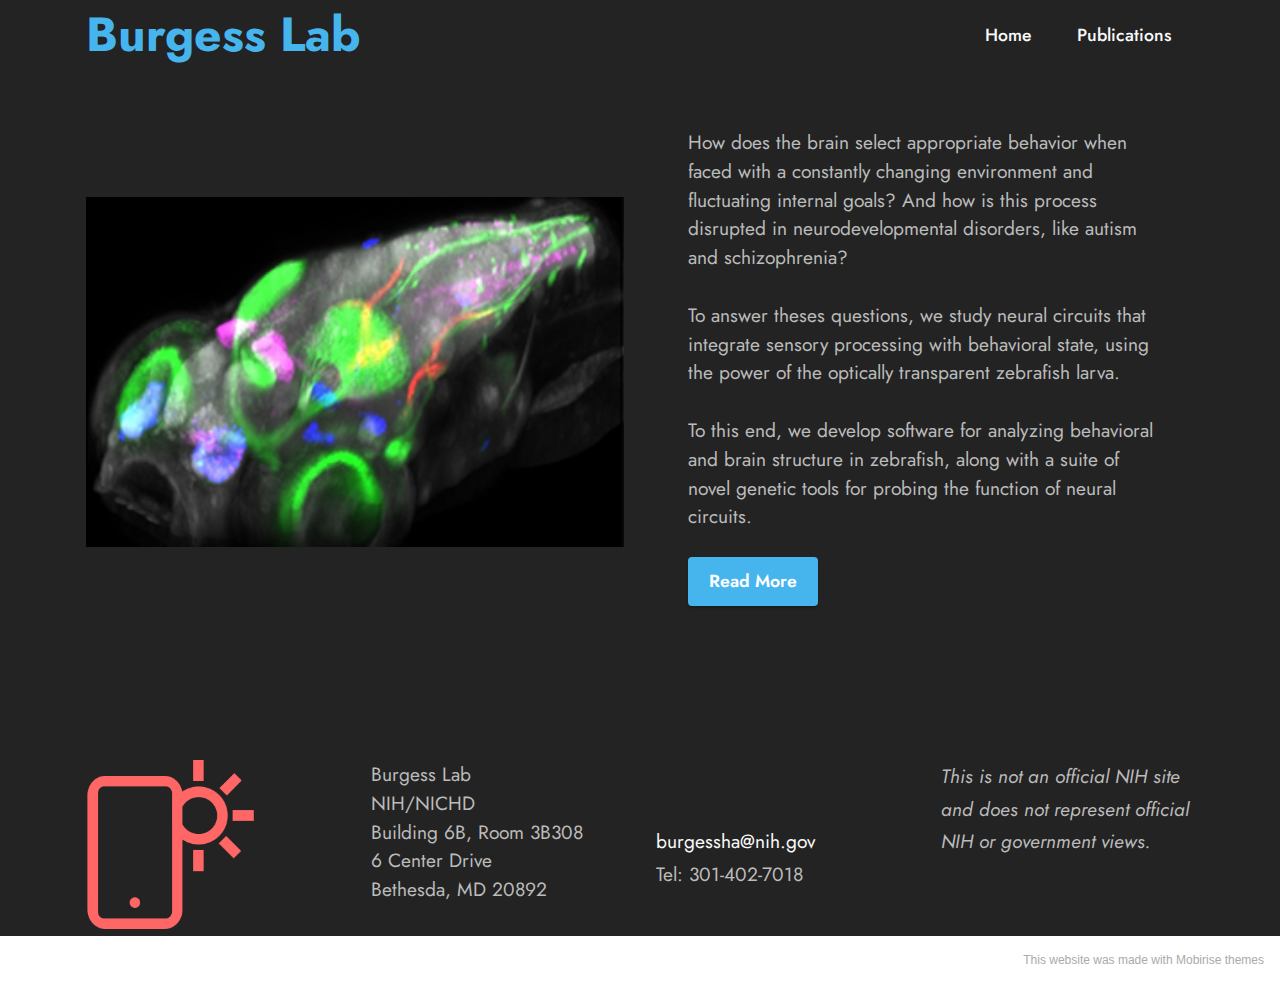
<file: index.html>
<!DOCTYPE html>
<html  >
<head>
  <!-- Site made with Mobirise Website Builder v5.5.5, https://mobirise.com -->
  <meta charset="UTF-8">
  <meta http-equiv="X-UA-Compatible" content="IE=edge">
  <meta name="generator" content="Mobirise v5.5.5, mobirise.com">
  <meta name="viewport" content="width=device-width, initial-scale=1, minimum-scale=1">
  <link rel="shortcut icon" href="assets/images/brain1.png" type="image/x-icon">
  <meta name="description" content="">
  
  
  <title>Home</title>
  <link rel="stylesheet" href="assets/bootstrap/css/bootstrap.min.css">
  <link rel="stylesheet" href="assets/bootstrap/css/bootstrap-grid.min.css">
  <link rel="stylesheet" href="assets/bootstrap/css/bootstrap-reboot.min.css">
  <link rel="stylesheet" href="assets/dropdown/css/style.css">
  <link rel="stylesheet" href="assets/socicon/css/styles.css">
  <link rel="stylesheet" href="assets/theme/css/style.css">
  <link rel="preload" href="https://fonts.googleapis.com/css?family=Jost:100,200,300,400,500,600,700,800,900,100i,200i,300i,400i,500i,600i,700i,800i,900i&display=swap" as="style" onload="this.onload=null;this.rel='stylesheet'">
  <noscript><link rel="stylesheet" href="https://fonts.googleapis.com/css?family=Jost:100,200,300,400,500,600,700,800,900,100i,200i,300i,400i,500i,600i,700i,800i,900i&display=swap"></noscript>
  <link rel="preload" as="style" href="assets/mobirise/css/mbr-additional.css"><link rel="stylesheet" href="assets/mobirise/css/mbr-additional.css" type="text/css">
  
  
  
  
</head>
<body>
  
  <section data-bs-version="5.1" class="menu menu2 cid-sFCw1qGFAI" once="menu" id="menu2-23">
    
    <nav class="navbar navbar-dropdown navbar-expand-lg">
        <div class="container">
            <div class="navbar-brand">
                
                <span class="navbar-caption-wrap"><a class="navbar-caption text-info display-2" href="index.html">Burgess Lab</a></span>
            </div>
            <button class="navbar-toggler" type="button" data-toggle="collapse" data-bs-toggle="collapse" data-target="#navbarSupportedContent" data-bs-target="#navbarSupportedContent" aria-controls="navbarNavAltMarkup" aria-expanded="false" aria-label="Toggle navigation">
                <div class="hamburger">
                    <span></span>
                    <span></span>
                    <span></span>
                    <span></span>
                </div>
            </button>
            <div class="collapse navbar-collapse" id="navbarSupportedContent">
                <ul class="navbar-nav nav-dropdown nav-right" data-app-modern-menu="true"><li class="nav-item"><a class="nav-link link text-white display-4" href="index.html">Home</a></li><li class="nav-item"><a class="nav-link link text-white text-primary display-4" href="publications.html">Publications</a></li></ul>
                
                
            </div>
        </div>
    </nav>
</section>

<section data-bs-version="5.1" class="header14 cid-sFzz5E692j" id="header14-1j">

    

    

    <div class="container">
        <div class="row justify-content-center align-items-center">
            <div class="col-12 col-md-6 image-wrapper">
                <img src="assets/images/burgess-software1.jpg" alt="Mobirise">
            </div>
            <div class="col-12 col-md">
                <div class="text-wrapper">
                    
                    <p class="mbr-text mbr-fonts-style display-7">How does the brain select appropriate behavior when faced with a constantly changing environment and fluctuating internal goals? And how is this process disrupted in neurodevelopmental disorders, like autism and schizophrenia?<br><br>To answer theses questions, we study neural circuits that integrate sensory processing with behavioral state, using the power of the optically transparent zebrafish larva.<br><br>To this end, we develop software for analyzing behavioral and brain structure in zebrafish, along with a suite of novel genetic tools for probing the function of neural circuits.&nbsp;</p>
                    <div class="mbr-section-btn mt-3"><a class="btn btn-info display-4" href="https://www.nichd.nih.gov/research/atNICHD/Investigators/burgess">Read More</a></div>
                </div>
            </div>
        </div>
    </div>
</section>

<section data-bs-version="5.1" class="footer4 cid-sRISyC7Pwe" once="footers" id="footer4-3">

    
    
    <div class="container">
        <div class="row mbr-white">
            <div class="col-6 col-lg-3">
                <div class="media-wrap col-md-8 col-12">
                    <a href="https://www.nichd.nih.gov/research/atNICHD/Investigators/burgess">
                        <img src="assets/images/logo.png" alt="Mobirise">
                    </a>
                </div>
            </div>
            <div class="col-12 col-md-6 col-lg-3">
                
                <p class="mbr-text mbr-fonts-style mb-4 display-7">
                    Burgess Lab<br>NIH/NICHD<br>Building 6B, Room 3B308
<br>6 Center Drive
<br>Bethesda, MD 20892<br></p>
                
                
            </div>
            <div class="col-12 col-md-6 col-lg-3">
                
                <ul class="list mbr-fonts-style display-7">
                    <li class="mbr-text item-wrap"><br></li>
                    <li class="mbr-text item-wrap"><br></li>
                    <li class="mbr-text item-wrap"><a href="mailto:burgessha@mail.nih.gov" class="text-primary">burgessha@nih.gov</a></li>
                    <li class="mbr-text item-wrap">Tel: 301-402-7018</li>
                </ul>
            </div>
            <div class="col-12 col-md-6 col-lg-3">
                
                <ul class="list mbr-fonts-style display-7">
                    <li class="mbr-text item-wrap"><em>This is not an official NIH site and does not represent official NIH or government views.</em></li>
                </ul>
            </div>
            
        </div>
    </div>
</section><section style="background-color: #fff; font-family: -apple-system, BlinkMacSystemFont, 'Segoe UI', 'Roboto', 'Helvetica Neue', Arial, sans-serif; color:#aaa; font-size:12px; padding: 0; align-items: center; display: flex;"><a href="https://mobirise.site/b" style="flex: 1 1; height: 3rem; padding-left: 1rem;"></a><p style="flex: 0 0 auto; margin:0; padding-right:1rem;"><a href="https://mobirise.site/q" style="color:#aaa;">This website</a> was made with Mobirise themes</p></section><script src="assets/bootstrap/js/bootstrap.bundle.min.js"></script>  <script src="assets/smoothscroll/smooth-scroll.js"></script>  <script src="assets/ytplayer/index.js"></script>  <script src="assets/dropdown/js/navbar-dropdown.js"></script>  <script src="assets/theme/js/script.js"></script>  
  
  
</body>
</html>
</file>
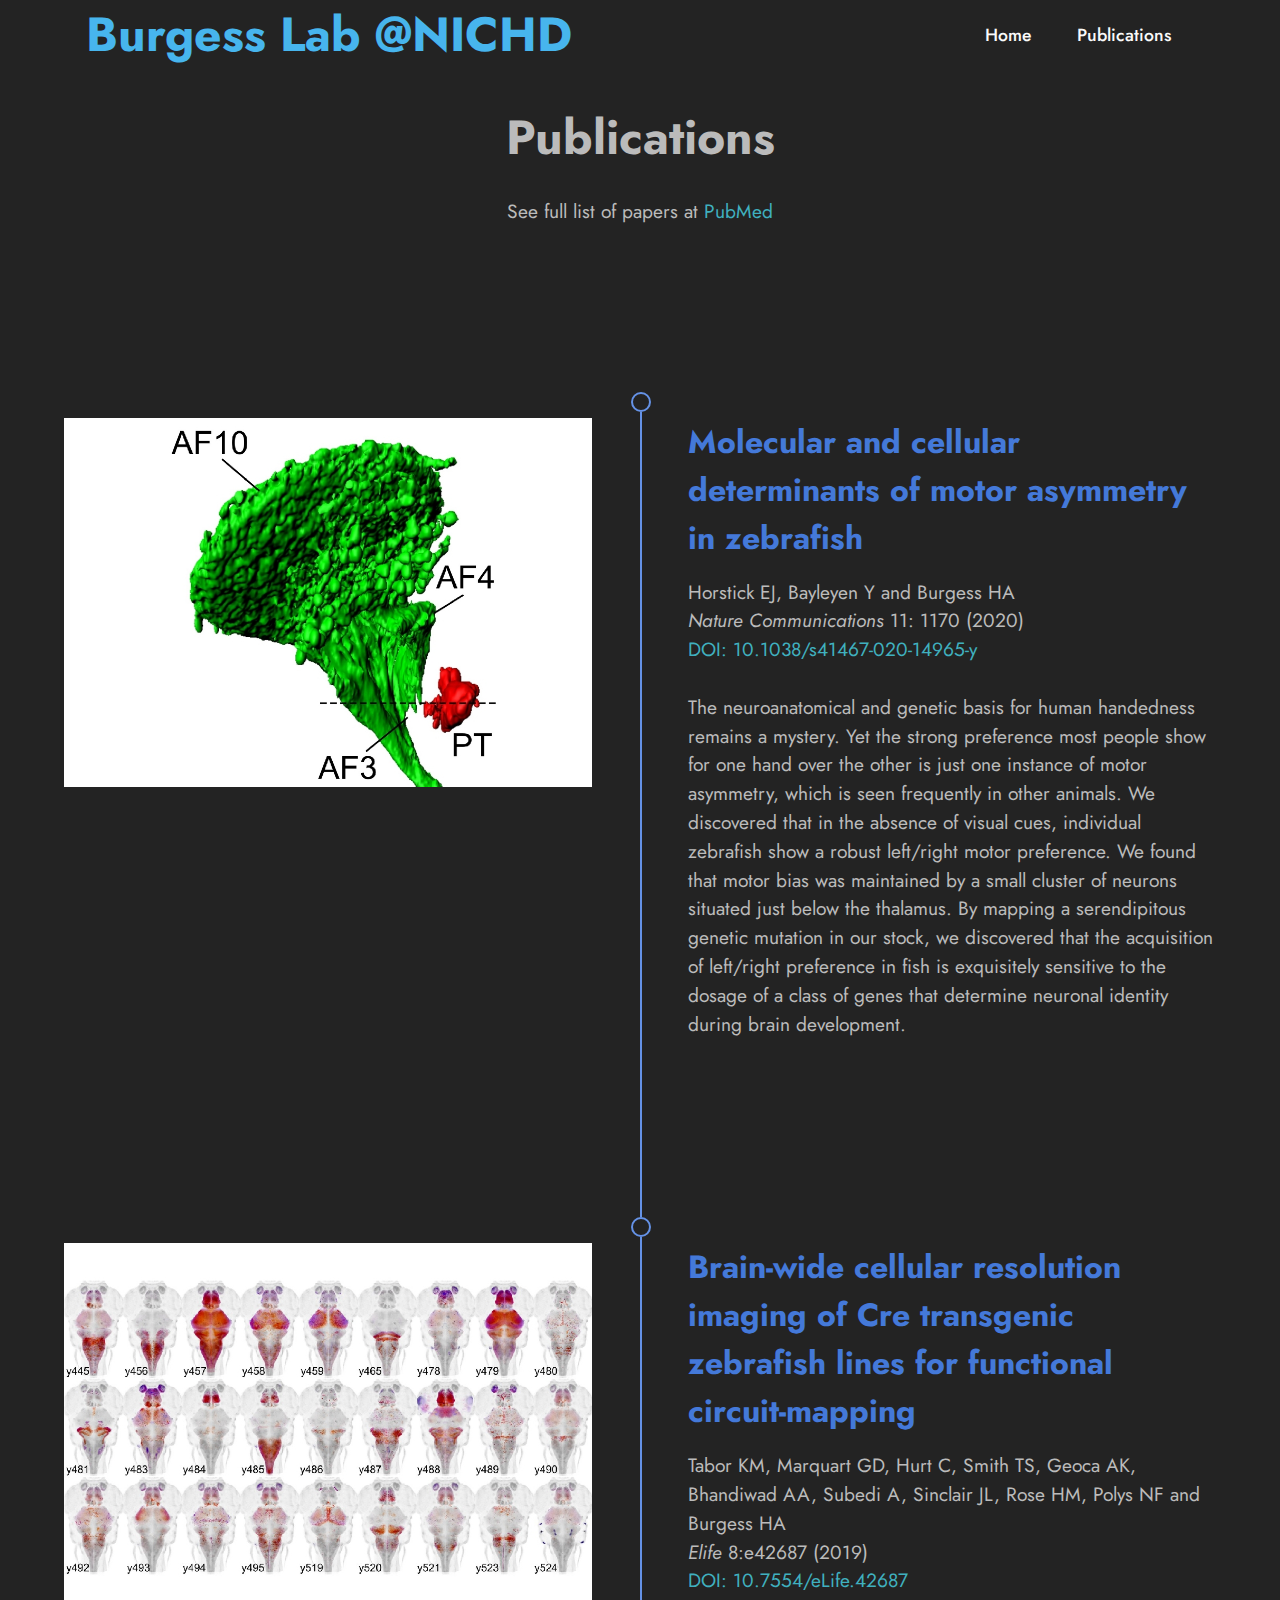
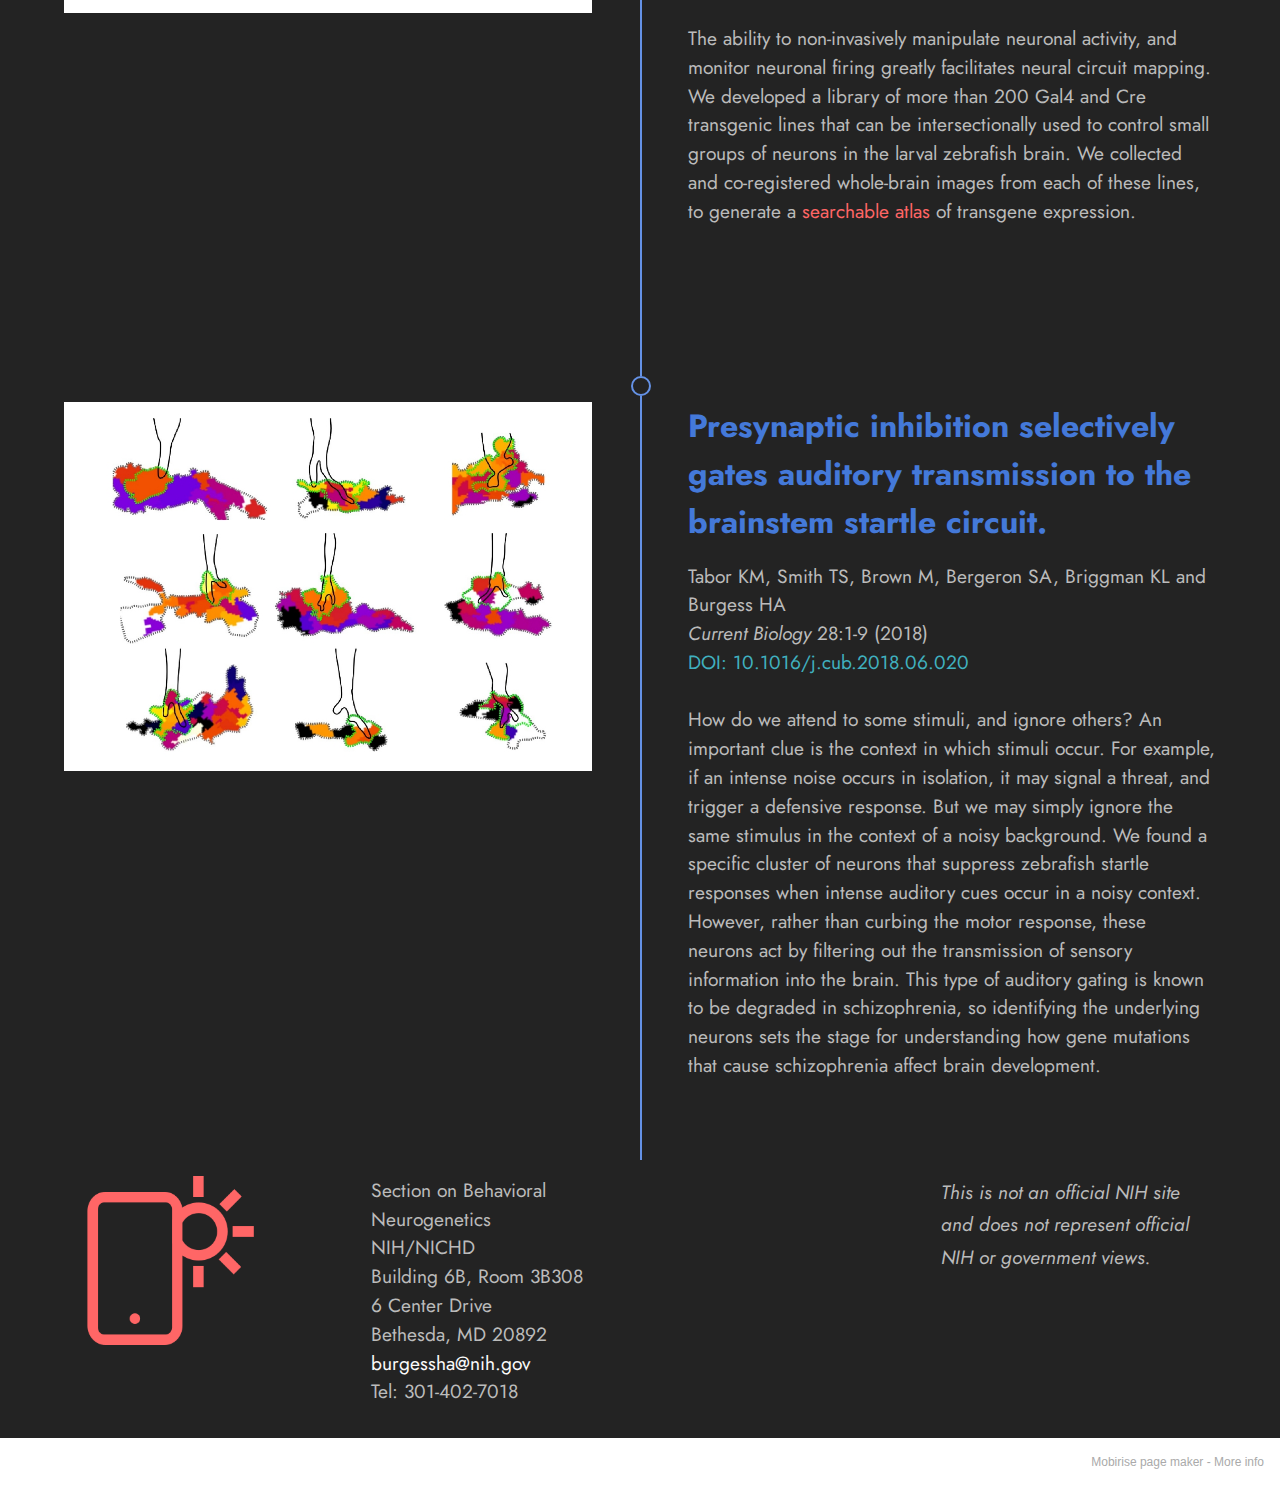
<file: page1.html>
<!DOCTYPE html>
<html  >
<head>
  <!-- Site made with Mobirise Website Builder v5.5.5, https://mobirise.com -->
  <meta charset="UTF-8">
  <meta http-equiv="X-UA-Compatible" content="IE=edge">
  <meta name="generator" content="Mobirise v5.5.5, mobirise.com">
  <meta name="viewport" content="width=device-width, initial-scale=1, minimum-scale=1">
  <link rel="shortcut icon" href="assets/images/brain1.png" type="image/x-icon">
  <meta name="description" content="">
  
  
  <title>Publications</title>
  <link rel="stylesheet" href="assets/bootstrap/css/bootstrap.min.css">
  <link rel="stylesheet" href="assets/bootstrap/css/bootstrap-grid.min.css">
  <link rel="stylesheet" href="assets/bootstrap/css/bootstrap-reboot.min.css">
  <link rel="stylesheet" href="assets/dropdown/css/style.css">
  <link rel="stylesheet" href="assets/socicon/css/styles.css">
  <link rel="stylesheet" href="assets/theme/css/style.css">
  <link rel="preload" href="https://fonts.googleapis.com/css?family=Jost:100,200,300,400,500,600,700,800,900,100i,200i,300i,400i,500i,600i,700i,800i,900i&display=swap" as="style" onload="this.onload=null;this.rel='stylesheet'">
  <noscript><link rel="stylesheet" href="https://fonts.googleapis.com/css?family=Jost:100,200,300,400,500,600,700,800,900,100i,200i,300i,400i,500i,600i,700i,800i,900i&display=swap"></noscript>
  <link rel="preload" as="style" href="assets/mobirise/css/mbr-additional.css"><link rel="stylesheet" href="assets/mobirise/css/mbr-additional.css" type="text/css">
  
  
  
  
</head>
<body>
  
  <section data-bs-version="5.1" class="menu menu2 cid-sFCw1qGFAI" once="menu" id="menu2-5">
    
    <nav class="navbar navbar-dropdown navbar-expand-lg">
        <div class="container">
            <div class="navbar-brand">
                
                <span class="navbar-caption-wrap"><a class="navbar-caption text-info text-primary display-2" href="index.html">Burgess Lab @NICHD</a></span>
            </div>
            <button class="navbar-toggler" type="button" data-toggle="collapse" data-bs-toggle="collapse" data-target="#navbarSupportedContent" data-bs-target="#navbarSupportedContent" aria-controls="navbarNavAltMarkup" aria-expanded="false" aria-label="Toggle navigation">
                <div class="hamburger">
                    <span></span>
                    <span></span>
                    <span></span>
                    <span></span>
                </div>
            </button>
            <div class="collapse navbar-collapse" id="navbarSupportedContent">
                <ul class="navbar-nav nav-dropdown nav-right" data-app-modern-menu="true"><li class="nav-item"><a class="nav-link link text-white display-4" href="index.html">Home</a></li><li class="nav-item"><a class="nav-link link text-white text-primary display-4" href="page1.html">Publications</a></li></ul>
                
                
            </div>
        </div>
    </nav>
</section>

<section data-bs-version="5.1" class="content4 cid-sSV9vSduOb" id="content4-a">
    
    
    <div class="container-fluid">
        <div class="row justify-content-center">
            <div class="title col-md-12 col-lg-6">
                <h3 class="mbr-section-title mbr-fonts-style align-center mb-4 display-2">
                    <strong>Publications</strong></h3>
                <h4 class="mbr-section-subtitle align-center mbr-fonts-style mb-4 display-7">See full list of papers at&nbsp;<a href="https://www.ncbi.nlm.nih.gov/sites/myncbi/1hKJhzaU5dv/bibliography/43824171/public/?sort=date&direction=descending" class="text-success text-primary" target="_blank">PubMed</a></h4>
                
            </div>
        </div>
    </div>
</section>

<section data-bs-version="5.1" class="timeline3 cid-sSV8KtsTMW" id="timeline3-9">
    
    
    <div class="container-fluid">
        
        <div class="timelines-container mt-4">
            <div class="row timeline-element first-separline mb-5">
                <div class="timeline-date col-12">
                    <div class="timeline-date-wrapper">
                        
                    </div>
                </div>
                <span class="iconBackground"></span>
                <div class="col-12 col-md-6">
                    <div class="image-wrapper">
                        <img src="assets/images/pt-reconstruction-2.jpg" alt="" title="">
                    </div>
                </div>
                <div class="col-12 col-md-6">
                    <div class="timeline-text-wrapper">
                        <h4 class="mbr-timeline-title mbr-fonts-style mb-0 display-5"><strong>Molecular and cellular determinants of motor asymmetry in zebrafish</strong></h4>
                        <p class="mbr-text mbr-fonts-style mt-3 mb-0 display-7">Horstick EJ, Bayleyen Y and Burgess HA<br><em>Nature Communications</em>&nbsp;11: 1170 (2020)<br><a href="https://www.nature.com/articles/s41467-020-14965-y" class="text-success" target="_blank">DOI: 10.1038/s41467-020-14965-y</a>&nbsp;<br><br>The neuroanatomical and genetic basis for human handedness remains a mystery. Yet the strong preference most people show for one hand over the other is just one instance of motor asymmetry, which is seen frequently in other animals. We discovered that in the absence of visual cues, individual zebrafish show a robust left/right motor preference. We found that motor bias was maintained by a small cluster of neurons situated just below the thalamus. By mapping a serendipitous genetic mutation in our stock, we discovered that the acquisition of left/right preference in fish is exquisitely sensitive to the dosage of a class of genes that determine neuronal identity during brain development.&nbsp;<br><br></p>
                    </div>
                </div>
            </div>
            <div class="row timeline-element first-separline mb-5">
                <div class="timeline-date col-12">
                    <div class="timeline-date-wrapper">
                        
                    </div>
                </div>
                <span class="iconBackground"></span>
                <div class="col-12 col-md-6">
                    <div class="image-wrapper">
                        <img src="assets/images/cre-lines.jpg" alt="" title="">
                    </div>
                </div>
                <div class="col-12 col-md-6">
                    <div class="timeline-text-wrapper">
                        <h4 class="mbr-timeline-title mbr-fonts-style mb-0 display-5"><strong>Brain-wide cellular resolution imaging of Cre transgenic zebrafish lines for functional circuit-mapping</strong></h4>
                        <p class="mbr-text mbr-fonts-style mt-3 mb-0 display-7">Tabor KM, Marquart GD, Hurt C, Smith TS, Geoca AK, Bhandiwad AA, Subedi A, Sinclair JL, Rose HM, Polys NF and Burgess HA
<br><em>Elife </em>8:e42687 (2019)<br><a href="https://pubmed.ncbi.nlm.nih.gov/30735129/" class="text-success" target="_blank">DOI: 10.7554/eLife.42687</a>  
<br>
<br>The ability to non-invasively manipulate neuronal activity, and monitor neuronal firing greatly facilitates neural circuit mapping. We developed a library of more than 200 Gal4 and Cre transgenic lines that can be intersectionally used to control small groups of neurons in the larval zebrafish brain. We collected and co-registered whole-brain images from each of these lines, to generate a <a href="https://zbbrowser.com" class="text-secondary">searchable atlas</a> of transgene expression.&nbsp;</p>
                    </div>
                </div>
            </div>
            <div class="row timeline-element first-separline mb-5">
                <div class="timeline-date col-12">
                    <div class="timeline-date-wrapper">
                        
                    </div>
                </div>
                <span class="iconBackground"></span>
                <div class="col-12 col-md-6">
                    <div class="image-wrapper">
                        <img src="assets/images/sag-response.jpg" alt="" title="">
                    </div>
                </div>
                <div class="col-12 col-md-6">
                    <div class="timeline-text-wrapper">
                        <h4 class="mbr-timeline-title mbr-fonts-style mb-0 display-5"><strong>Presynaptic inhibition selectively gates auditory transmission to the brainstem startle circuit.</strong></h4>
                        <p class="mbr-text mbr-fonts-style mt-3 mb-0 display-7">Tabor KM, Smith TS, Brown M, Bergeron SA, Briggman KL and Burgess HA<br><em>Current Biology</em> 28:1-9 (2018)<br><a href="https://www.cell.com/current-biology/fulltext/S0960-9822(18)30811-X?_returnURL=https%3A%2F%2Flinkinghub.elsevier.com%2Fretrieve%2Fpii%2FS096098221830811X%3Fshowall%3Dtrue" class="text-success">DOI:&nbsp;10.1016/j.cub.2018.06.020</a> <br>
<br>How do we attend to some stimuli, and ignore others? An important clue is the context in which stimuli occur. For example, if an intense noise occurs in isolation, it may signal a threat, and trigger a defensive response. But we may simply ignore the same stimulus in the context of a noisy background. We found a specific cluster of neurons that suppress zebrafish startle responses when intense auditory cues occur in a noisy context. However, rather than curbing the motor response, these neurons act by filtering out the transmission of sensory information into the brain. This type of auditory gating is known to be degraded in schizophrenia, so identifying the underlying neurons sets the stage for understanding how gene mutations that cause schizophrenia affect brain development.</p>
                    </div>
                </div>
            </div>
            
            
            
            
            
            
            
            
            
        </div>
    </div>
</section>

<section data-bs-version="5.1" class="footer4 cid-sRISyC7Pwe mbr-parallax-background" once="footers" id="footer4-6">

    
    <div class="mbr-overlay" style="opacity: 0.6; background-color: rgb(35, 35, 35);"></div>
    <div class="container">
        <div class="row mbr-white">
            <div class="col-6 col-lg-3">
                <div class="media-wrap col-md-8 col-12">
                    <a href="https://www.nichd.nih.gov/research/atNICHD/Investigators/burgess">
                        <img src="assets/images/logo.png" alt="Mobirise">
                    </a>
                </div>
            </div>
            <div class="col-12 col-md-6 col-lg-3">
                
                <p class="mbr-text mbr-fonts-style mb-4 display-7">
                    Section on Behavioral Neurogenetics<br>NIH/NICHD<br>Building 6B, Room 3B308
<br>6 Center Drive
<br>Bethesda, MD 20892<br><a href="mailto:burgessha@mail.nih.gov" class="text-primary">burgessha@nih.gov</a>
<br>Tel: 301-402-7018<br></p>
                
                
            </div>
            <div class="col-12 col-md-6 col-lg-3">
                
                <ul class="list mbr-fonts-style display-7">
                    <li class="mbr-text item-wrap"><br></li>
                    <li class="mbr-text item-wrap"><br></li>
                    <li class="mbr-text item-wrap"><br></li>
                </ul>
            </div>
            <div class="col-12 col-md-6 col-lg-3">
                
                <ul class="list mbr-fonts-style display-7">
                    <li class="mbr-text item-wrap"><em>This is not an official NIH site and does not represent official NIH or government views.</em></li>
                </ul>
            </div>
            
        </div>
    </div>
</section><section style="background-color: #fff; font-family: -apple-system, BlinkMacSystemFont, 'Segoe UI', 'Roboto', 'Helvetica Neue', Arial, sans-serif; color:#aaa; font-size:12px; padding: 0; align-items: center; display: flex;"><a href="https://mobirise.site/h" style="flex: 1 1; height: 3rem; padding-left: 1rem;"></a><p style="flex: 0 0 auto; margin:0; padding-right:1rem;">Mobirise page maker - <a href="https://mobirise.site/o" style="color:#aaa;">More info</a></p></section><script src="assets/bootstrap/js/bootstrap.bundle.min.js"></script>  <script src="assets/smoothscroll/smooth-scroll.js"></script>  <script src="assets/ytplayer/index.js"></script>  <script src="assets/dropdown/js/navbar-dropdown.js"></script>  <script src="assets/theme/js/script.js"></script>  
  
  
</body>
</html>
</file>
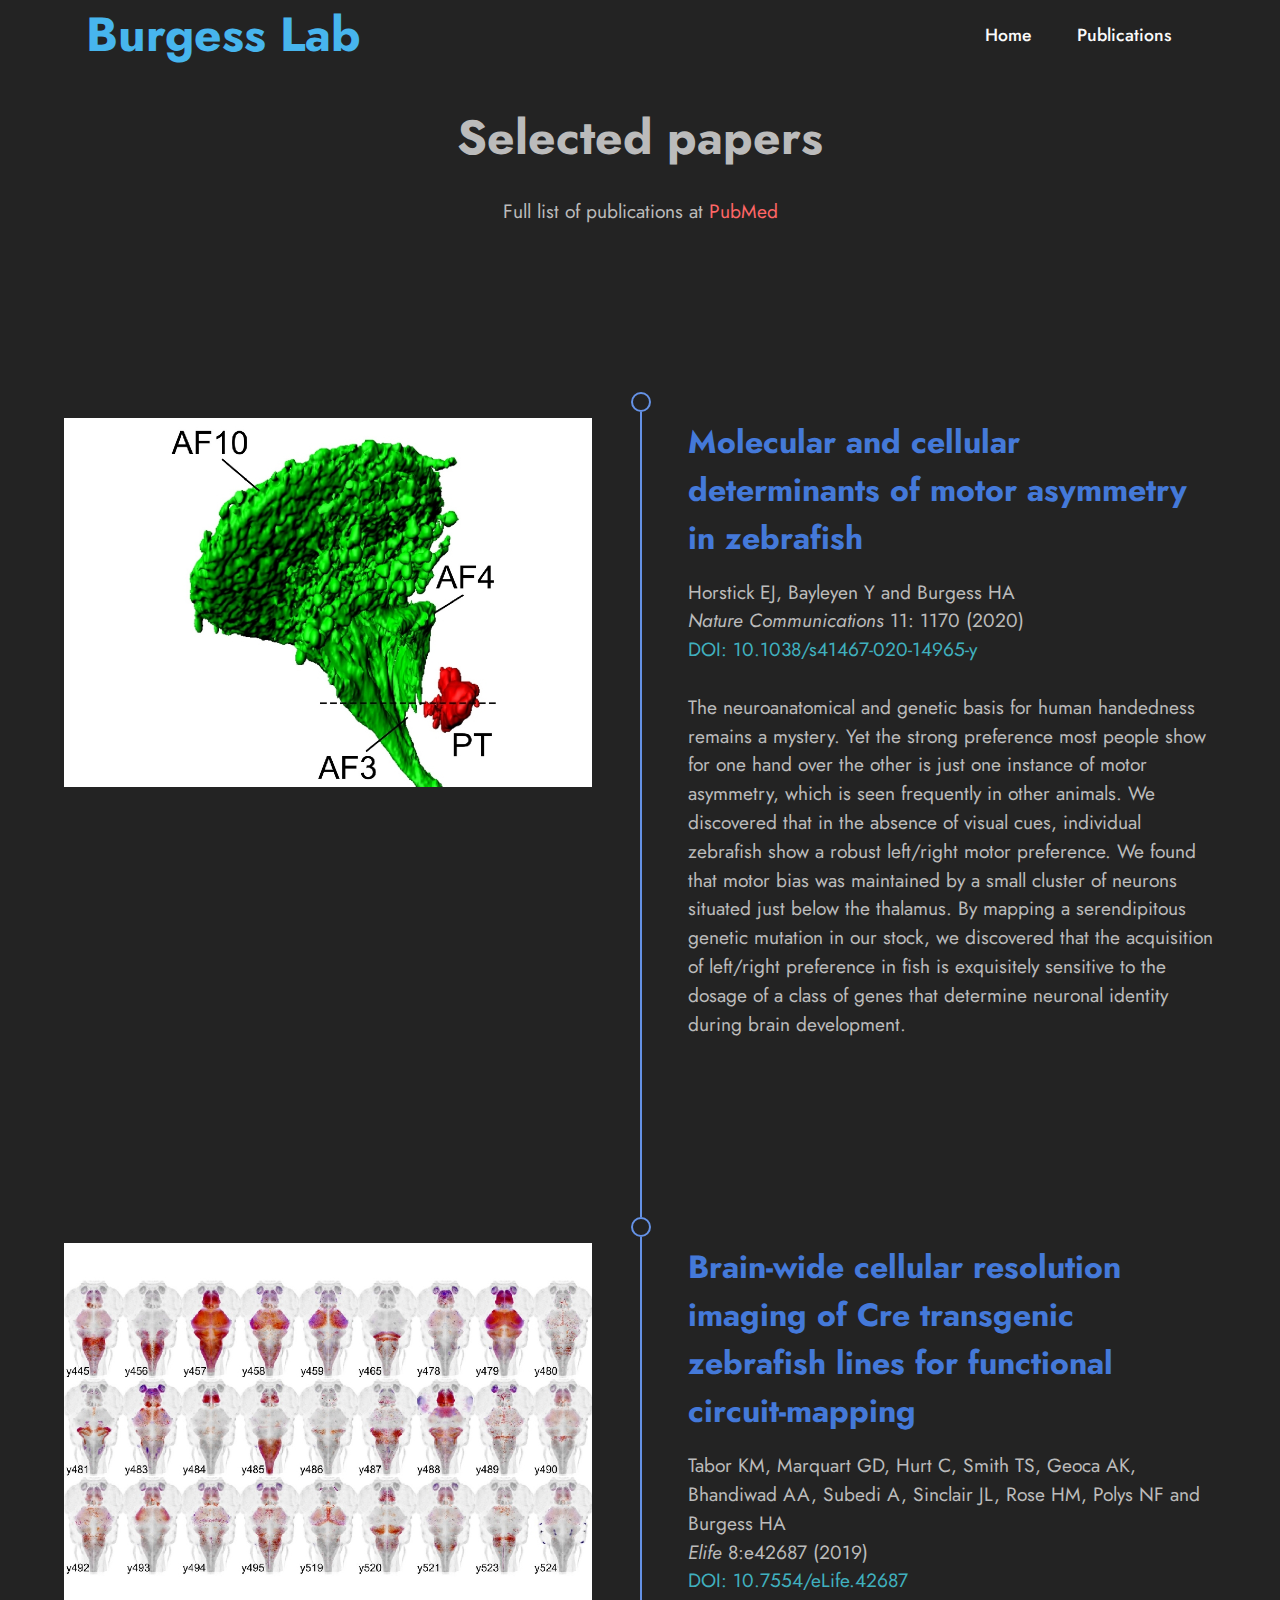
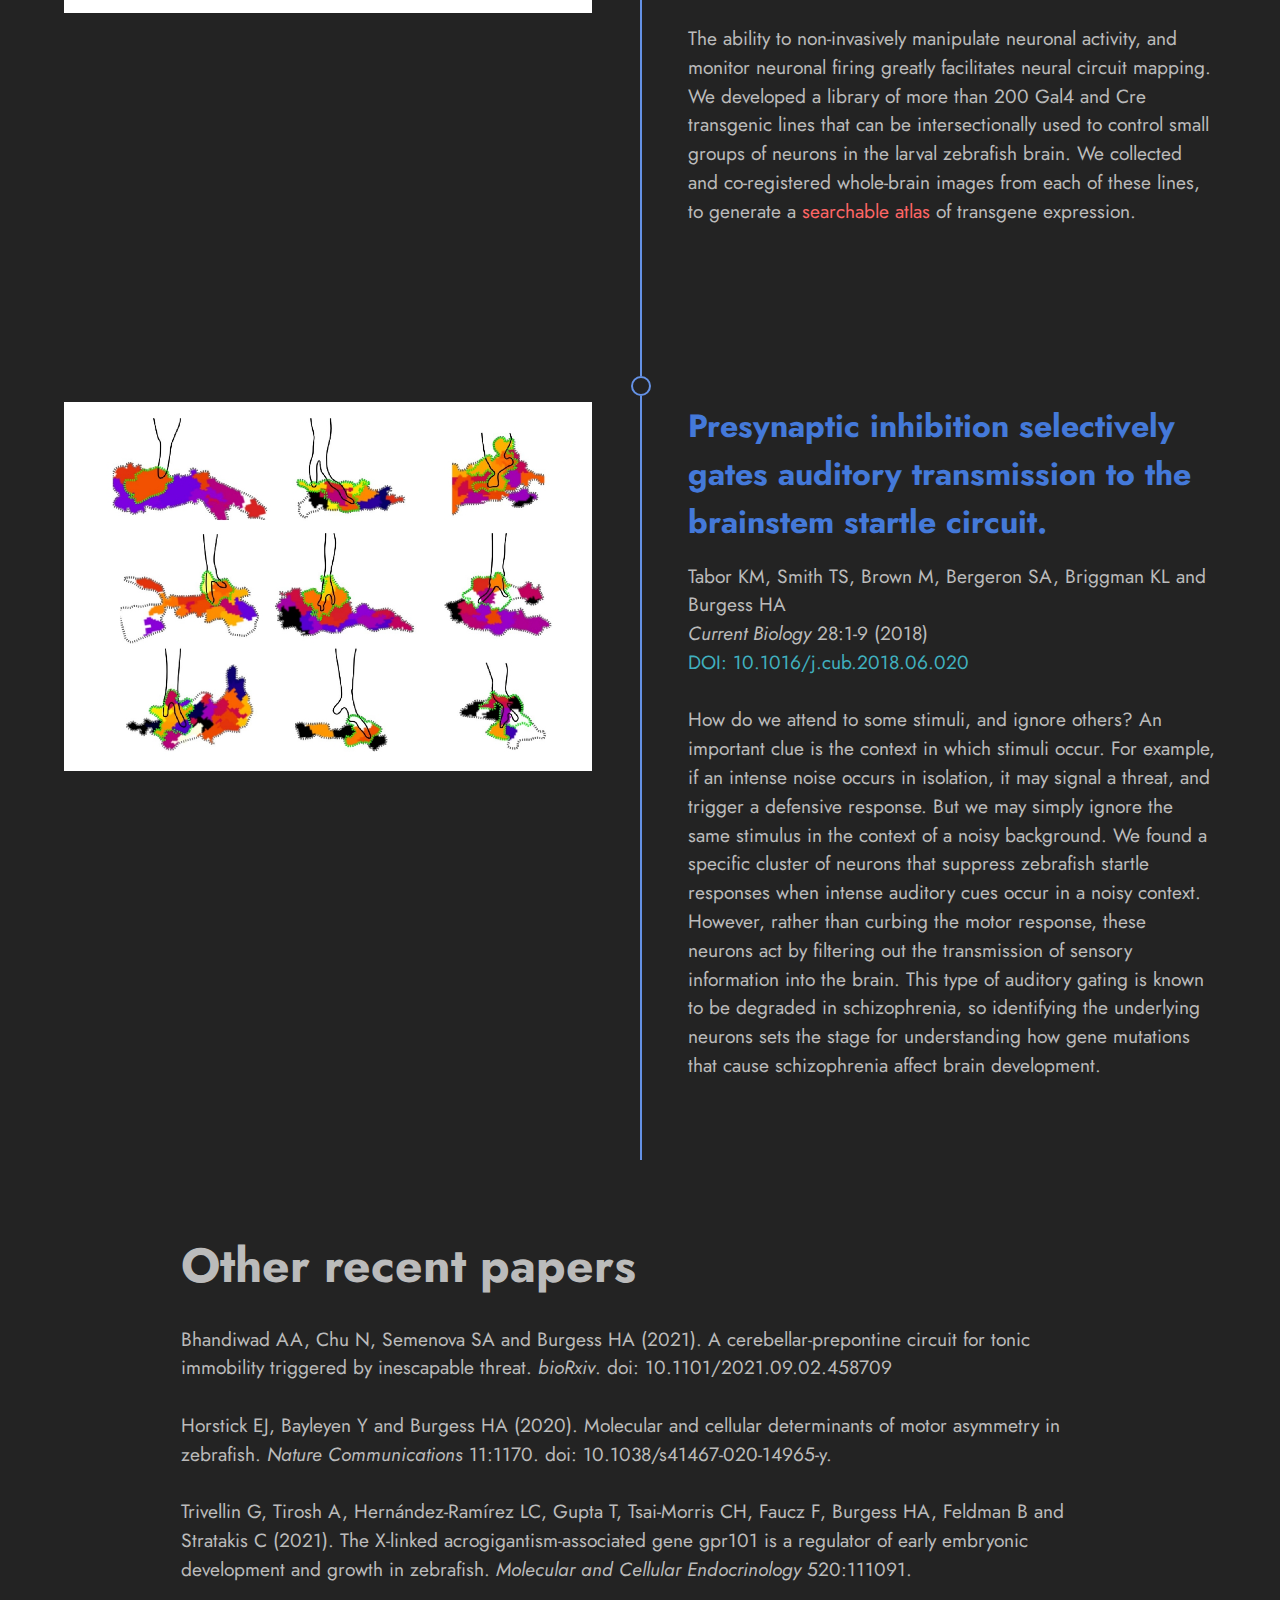
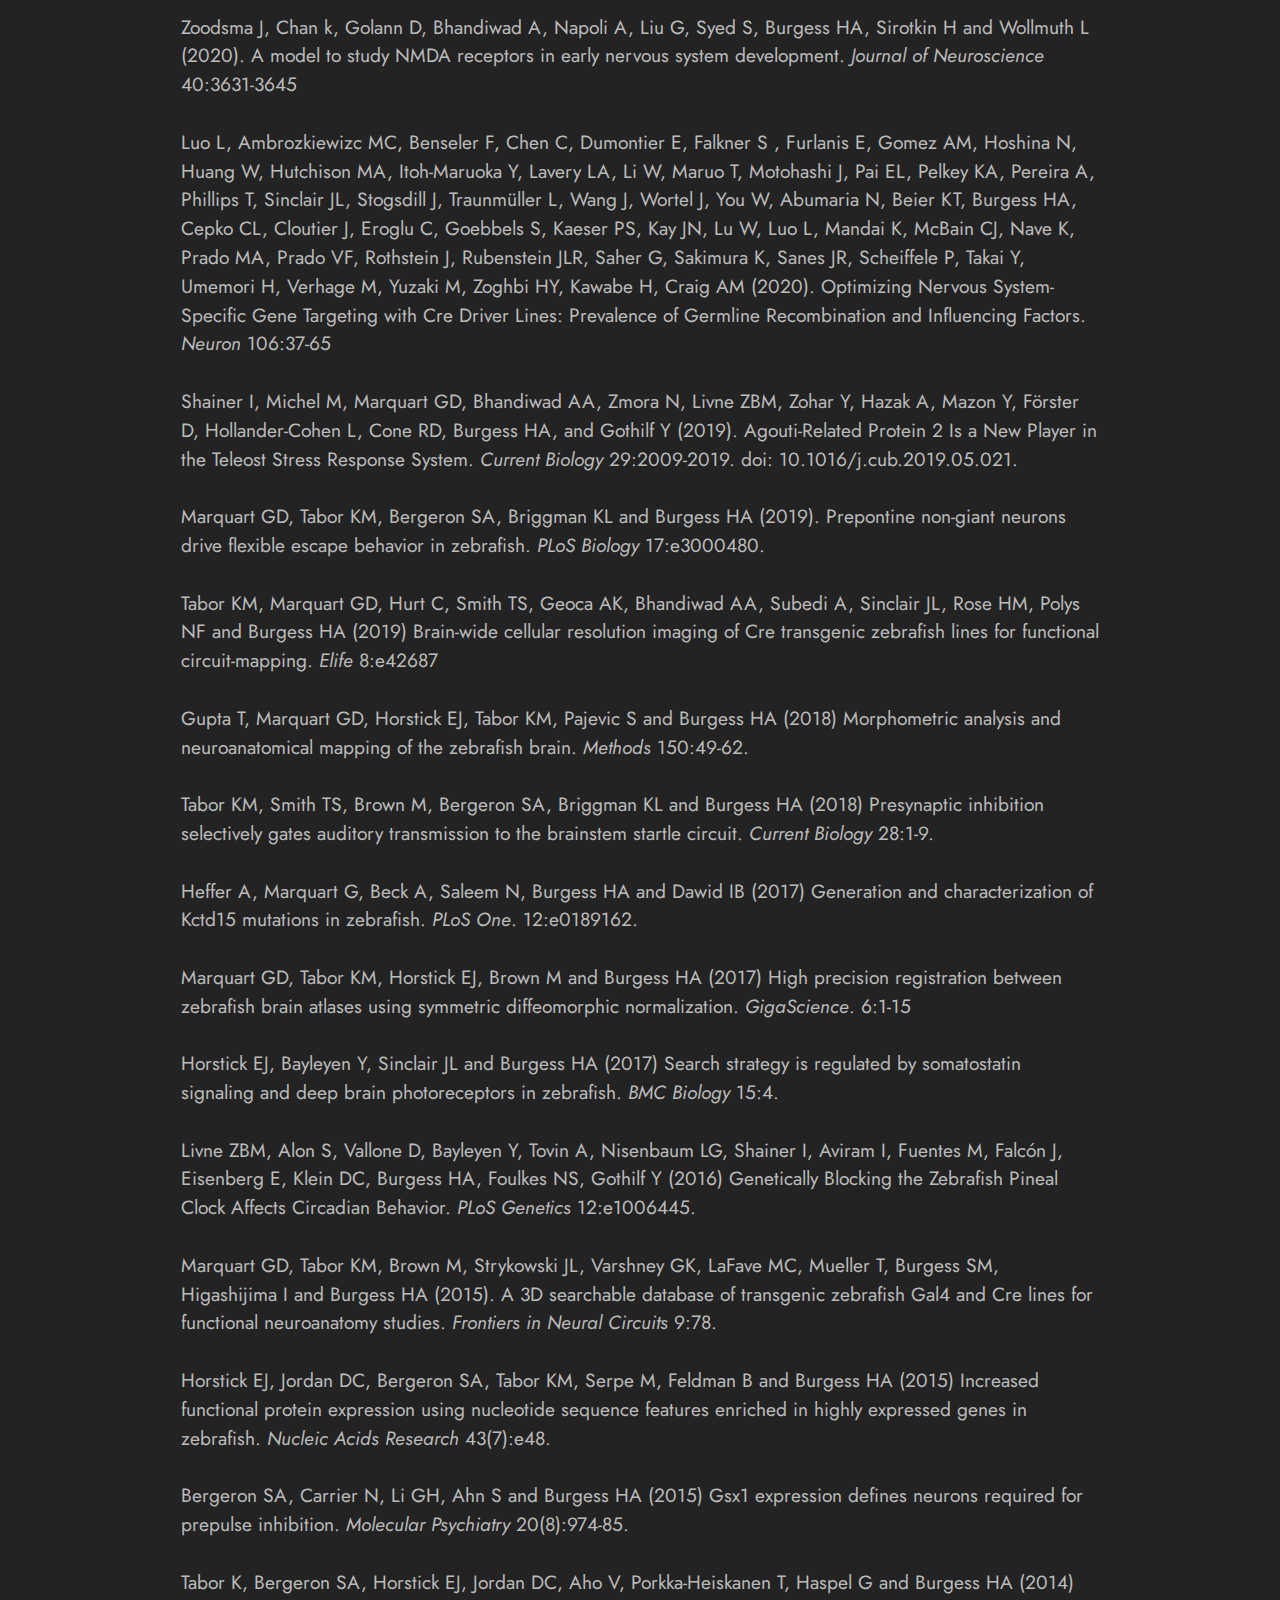
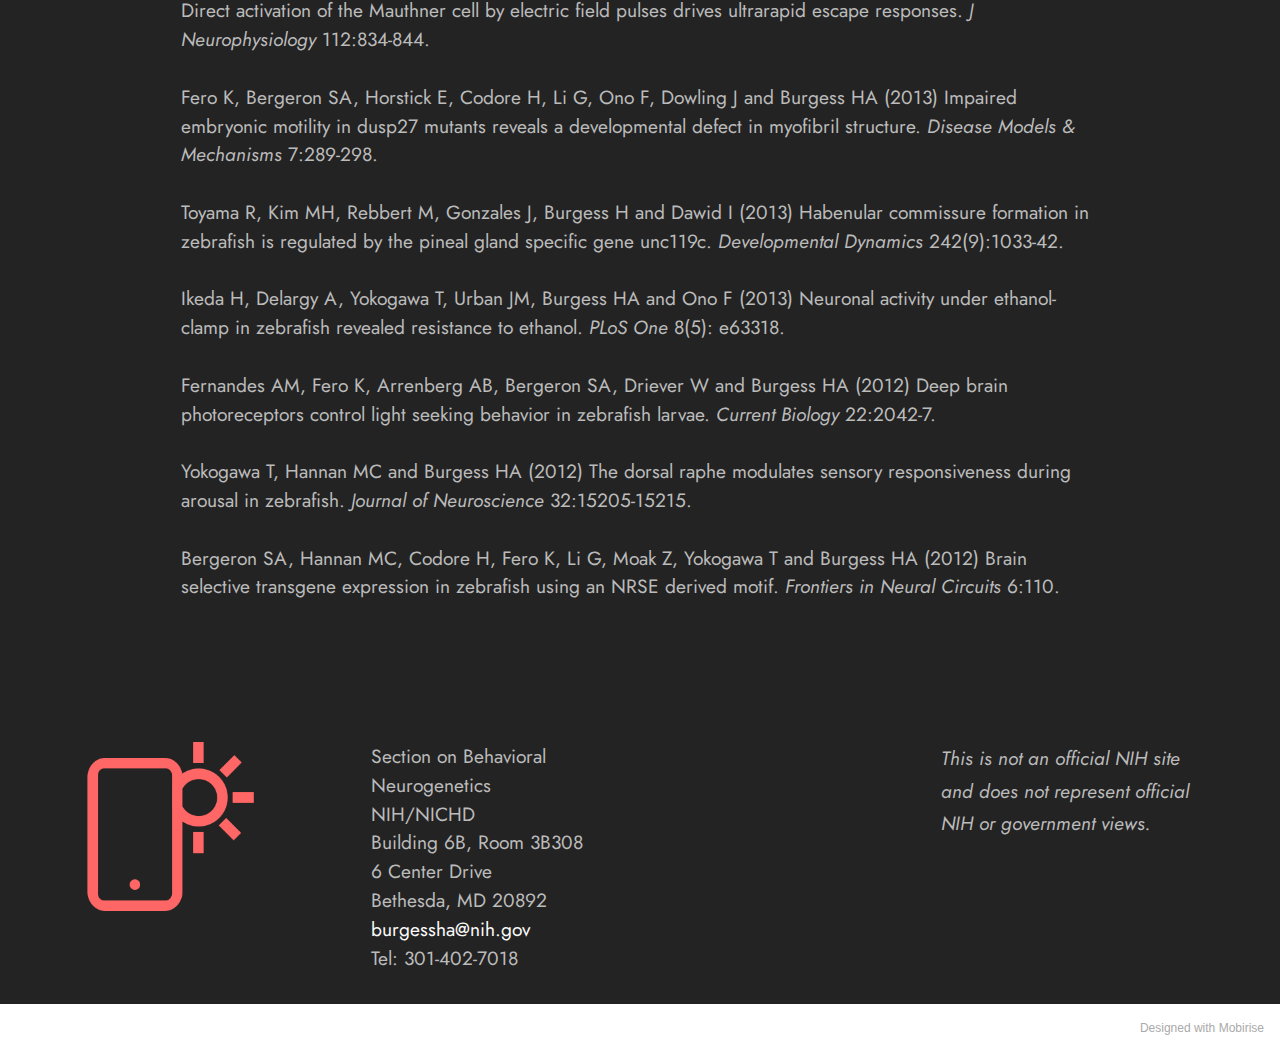
<file: publications.html>
<!DOCTYPE html>
<html  >
<head>
  <!-- Site made with Mobirise Website Builder v5.5.5, https://mobirise.com -->
  <meta charset="UTF-8">
  <meta http-equiv="X-UA-Compatible" content="IE=edge">
  <meta name="generator" content="Mobirise v5.5.5, mobirise.com">
  <meta name="viewport" content="width=device-width, initial-scale=1, minimum-scale=1">
  <link rel="shortcut icon" href="assets/images/brain1.png" type="image/x-icon">
  <meta name="description" content="">
  
  
  <title>Publications</title>
  <link rel="stylesheet" href="assets/bootstrap/css/bootstrap.min.css">
  <link rel="stylesheet" href="assets/bootstrap/css/bootstrap-grid.min.css">
  <link rel="stylesheet" href="assets/bootstrap/css/bootstrap-reboot.min.css">
  <link rel="stylesheet" href="assets/dropdown/css/style.css">
  <link rel="stylesheet" href="assets/socicon/css/styles.css">
  <link rel="stylesheet" href="assets/theme/css/style.css">
  <link rel="preload" href="https://fonts.googleapis.com/css?family=Jost:100,200,300,400,500,600,700,800,900,100i,200i,300i,400i,500i,600i,700i,800i,900i&display=swap" as="style" onload="this.onload=null;this.rel='stylesheet'">
  <noscript><link rel="stylesheet" href="https://fonts.googleapis.com/css?family=Jost:100,200,300,400,500,600,700,800,900,100i,200i,300i,400i,500i,600i,700i,800i,900i&display=swap"></noscript>
  <link rel="preload" as="style" href="assets/mobirise/css/mbr-additional.css"><link rel="stylesheet" href="assets/mobirise/css/mbr-additional.css" type="text/css">
  
  
  
  
</head>
<body>
  
  <section data-bs-version="5.1" class="menu menu2 cid-sFCw1qGFAI" once="menu" id="menu2-5">
    
    <nav class="navbar navbar-dropdown navbar-expand-lg">
        <div class="container">
            <div class="navbar-brand">
                
                <span class="navbar-caption-wrap"><a class="navbar-caption text-info display-2" href="index.html">Burgess Lab</a></span>
            </div>
            <button class="navbar-toggler" type="button" data-toggle="collapse" data-bs-toggle="collapse" data-target="#navbarSupportedContent" data-bs-target="#navbarSupportedContent" aria-controls="navbarNavAltMarkup" aria-expanded="false" aria-label="Toggle navigation">
                <div class="hamburger">
                    <span></span>
                    <span></span>
                    <span></span>
                    <span></span>
                </div>
            </button>
            <div class="collapse navbar-collapse" id="navbarSupportedContent">
                <ul class="navbar-nav nav-dropdown nav-right" data-app-modern-menu="true"><li class="nav-item"><a class="nav-link link text-white display-4" href="index.html">Home</a></li><li class="nav-item"><a class="nav-link link text-white text-primary display-4" href="publications.html">Publications</a></li></ul>
                
                
            </div>
        </div>
    </nav>
</section>

<section data-bs-version="5.1" class="content4 cid-sSV9vSduOb" id="content4-a">
    
    
    <div class="container-fluid">
        <div class="row justify-content-center">
            <div class="title col-md-12 col-lg-6">
                <h3 class="mbr-section-title mbr-fonts-style align-center mb-4 display-2">
                    <strong>Selected papers</strong></h3>
                <h4 class="mbr-section-subtitle align-center mbr-fonts-style mb-4 display-7">Full list of publications at&nbsp;<a href="https://www.ncbi.nlm.nih.gov/sites/myncbi/1hKJhzaU5dv/bibliography/43824171/public/?sort=date&direction=descending" class="text-secondary" target="_blank">PubMed</a></h4>
                
            </div>
        </div>
    </div>
</section>

<section data-bs-version="5.1" class="timeline3 cid-sSV8KtsTMW" id="timeline3-9">
    
    
    <div class="container-fluid">
        
        <div class="timelines-container mt-4">
            <div class="row timeline-element first-separline mb-5">
                <div class="timeline-date col-12">
                    <div class="timeline-date-wrapper">
                        
                    </div>
                </div>
                <span class="iconBackground"></span>
                <div class="col-12 col-md-6">
                    <div class="image-wrapper">
                        <img src="assets/images/pt-reconstruction-2.jpg" alt="" title="">
                    </div>
                </div>
                <div class="col-12 col-md-6">
                    <div class="timeline-text-wrapper">
                        <h4 class="mbr-timeline-title mbr-fonts-style mb-0 display-5"><strong>Molecular and cellular determinants of motor asymmetry in zebrafish</strong></h4>
                        <p class="mbr-text mbr-fonts-style mt-3 mb-0 display-7">Horstick EJ, Bayleyen Y and Burgess HA<br><em>Nature Communications</em>&nbsp;11: 1170 (2020)<br><a href="https://www.nature.com/articles/s41467-020-14965-y" class="text-success" target="_blank">DOI: 10.1038/s41467-020-14965-y</a>&nbsp;<br><br>The neuroanatomical and genetic basis for human handedness remains a mystery. Yet the strong preference most people show for one hand over the other is just one instance of motor asymmetry, which is seen frequently in other animals. We discovered that in the absence of visual cues, individual zebrafish show a robust left/right motor preference. We found that motor bias was maintained by a small cluster of neurons situated just below the thalamus. By mapping a serendipitous genetic mutation in our stock, we discovered that the acquisition of left/right preference in fish is exquisitely sensitive to the dosage of a class of genes that determine neuronal identity during brain development.&nbsp;<br><br></p>
                    </div>
                </div>
            </div>
            <div class="row timeline-element first-separline mb-5">
                <div class="timeline-date col-12">
                    <div class="timeline-date-wrapper">
                        
                    </div>
                </div>
                <span class="iconBackground"></span>
                <div class="col-12 col-md-6">
                    <div class="image-wrapper">
                        <img src="assets/images/cre-lines.jpg" alt="" title="">
                    </div>
                </div>
                <div class="col-12 col-md-6">
                    <div class="timeline-text-wrapper">
                        <h4 class="mbr-timeline-title mbr-fonts-style mb-0 display-5"><strong>Brain-wide cellular resolution imaging of Cre transgenic zebrafish lines for functional circuit-mapping</strong></h4>
                        <p class="mbr-text mbr-fonts-style mt-3 mb-0 display-7">Tabor KM, Marquart GD, Hurt C, Smith TS, Geoca AK, Bhandiwad AA, Subedi A, Sinclair JL, Rose HM, Polys NF and Burgess HA
<br><em>Elife </em>8:e42687 (2019)<br><a href="https://pubmed.ncbi.nlm.nih.gov/30735129/" class="text-success" target="_blank">DOI: 10.7554/eLife.42687</a>  
<br>
<br>The ability to non-invasively manipulate neuronal activity, and monitor neuronal firing greatly facilitates neural circuit mapping. We developed a library of more than 200 Gal4 and Cre transgenic lines that can be intersectionally used to control small groups of neurons in the larval zebrafish brain. We collected and co-registered whole-brain images from each of these lines, to generate a <a href="https://zbbrowser.com" class="text-secondary">searchable atlas</a> of transgene expression.&nbsp;</p>
                    </div>
                </div>
            </div>
            <div class="row timeline-element first-separline mb-5">
                <div class="timeline-date col-12">
                    <div class="timeline-date-wrapper">
                        
                    </div>
                </div>
                <span class="iconBackground"></span>
                <div class="col-12 col-md-6">
                    <div class="image-wrapper">
                        <img src="assets/images/sag-response.jpg" alt="" title="">
                    </div>
                </div>
                <div class="col-12 col-md-6">
                    <div class="timeline-text-wrapper">
                        <h4 class="mbr-timeline-title mbr-fonts-style mb-0 display-5"><strong>Presynaptic inhibition selectively gates auditory transmission to the brainstem startle circuit.</strong></h4>
                        <p class="mbr-text mbr-fonts-style mt-3 mb-0 display-7">Tabor KM, Smith TS, Brown M, Bergeron SA, Briggman KL and Burgess HA<br><em>Current Biology</em> 28:1-9 (2018)<br><a href="https://www.cell.com/current-biology/fulltext/S0960-9822(18)30811-X?_returnURL=https%3A%2F%2Flinkinghub.elsevier.com%2Fretrieve%2Fpii%2FS096098221830811X%3Fshowall%3Dtrue" class="text-success">DOI:&nbsp;10.1016/j.cub.2018.06.020</a> <br>
<br>How do we attend to some stimuli, and ignore others? An important clue is the context in which stimuli occur. For example, if an intense noise occurs in isolation, it may signal a threat, and trigger a defensive response. But we may simply ignore the same stimulus in the context of a noisy background. We found a specific cluster of neurons that suppress zebrafish startle responses when intense auditory cues occur in a noisy context. However, rather than curbing the motor response, these neurons act by filtering out the transmission of sensory information into the brain. This type of auditory gating is known to be degraded in schizophrenia, so identifying the underlying neurons sets the stage for understanding how gene mutations that cause schizophrenia affect brain development.</p>
                    </div>
                </div>
            </div>
            
            
            
            
            
            
            
            
            
        </div>
    </div>
</section>

<section data-bs-version="5.1" class="content5 cid-sSVDlXBdUT" id="content5-b">
    
    <div class="container">
        <div class="row justify-content-center">
            <div class="col-md-12 col-lg-10">
                
                <h4 class="mbr-section-subtitle mbr-fonts-style mb-4 display-2"><strong>
                    Other recent papers</strong></h4>
                <p class="mbr-text mbr-fonts-style display-7">Bhandiwad AA, Chu N, Semenova SA and Burgess HA (2021). A cerebellar-prepontine circuit for tonic immobility triggered by inescapable threat. <em>bioRxiv</em>. doi: 10.1101/2021.09.02.458709
<br>
<br>Horstick EJ, Bayleyen Y and Burgess HA (2020). Molecular and cellular determinants of motor asymmetry in zebrafish. <em>Nature Communications</em> 11:1170. doi: 10.1038/s41467-020-14965-y.
<br>
<br>Trivellin G, Tirosh A, Hernández-Ramírez LC, Gupta T, Tsai-Morris CH, Faucz F, Burgess HA, Feldman B and Stratakis C (2021). The X-linked acrogigantism-associated gene gpr101 is a regulator of early embryonic development and growth in zebrafish. <em>Molecular and Cellular Endocrinology</em> 520:111091. 
<br>
<br>Zoodsma J, Chan k, Golann D, Bhandiwad A, Napoli A, Liu G, Syed S, Burgess HA, Sirotkin H and Wollmuth L (2020). A model to study NMDA receptors in early nervous system development.<em> Journal of Neuroscience</em> 40:3631-3645
<br>
<br>Luo L, Ambrozkiewizc MC, Benseler F, Chen C, Dumontier E, Falkner S , Furlanis E, Gomez AM, Hoshina N, Huang W, Hutchison MA, Itoh-Maruoka Y, Lavery LA, Li W, Maruo T, Motohashi J, Pai EL, Pelkey KA, Pereira A, Phillips T, Sinclair JL, Stogsdill J, Traunmüller L, Wang J, Wortel J, You W, Abumaria N, Beier KT, Burgess HA, Cepko CL, Cloutier J, Eroglu C, Goebbels S, Kaeser PS, Kay JN, Lu W, Luo L, Mandai K, McBain CJ, Nave K, Prado MA, Prado VF, Rothstein J, Rubenstein JLR, Saher G, Sakimura K, Sanes JR, Scheiffele P, Takai Y, Umemori H, Verhage M, Yuzaki M, Zoghbi HY, Kawabe H, Craig AM (2020). Optimizing Nervous System-Specific Gene Targeting with Cre Driver Lines: Prevalence of Germline Recombination and Influencing Factors. <em>Neuron </em>106:37-65
<br>
<br>Shainer I, Michel M, Marquart GD, Bhandiwad AA, Zmora N, Livne ZBM, Zohar Y, Hazak A, Mazon Y, Förster D, Hollander-Cohen L, Cone RD, Burgess HA, and Gothilf Y (2019). Agouti-Related Protein 2 Is a New Player in the Teleost Stress Response System. <em>Current Biology</em> 29:2009-2019. doi: 10.1016/j.cub.2019.05.021. 
<br>
<br>Marquart GD, Tabor KM, Bergeron SA, Briggman KL and Burgess HA (2019). Prepontine non-giant neurons drive flexible escape behavior in zebrafish. <em>PLoS Biology</em> 17:e3000480.
<br>
<br>Tabor KM, Marquart GD, Hurt C, Smith TS, Geoca AK, Bhandiwad AA, Subedi A, Sinclair JL, Rose HM, Polys NF and Burgess HA (2019) Brain-wide cellular resolution imaging of Cre transgenic zebrafish lines for functional circuit-mapping. <em>Elife </em>8:e42687
<br>
<br>Gupta T, Marquart GD, Horstick EJ, Tabor KM, Pajevic S and Burgess HA (2018) Morphometric analysis and neuroanatomical mapping of the zebrafish brain. <em>Methods </em>150:49-62.
<br>
<br>Tabor KM, Smith TS, Brown M, Bergeron SA, Briggman KL and Burgess HA (2018) Presynaptic inhibition selectively gates auditory transmission to the brainstem startle circuit. <em>Current Biology</em> 28:1-9. 
<br>
<br>Heffer A, Marquart G, Beck A, Saleem N, Burgess HA and Dawid IB (2017) Generation and characterization of Kctd15 mutations in zebrafish. <em>PLoS One</em>. 12:e0189162. 
<br>
<br>Marquart GD, Tabor KM, Horstick EJ, Brown M and Burgess HA (2017) High precision registration between zebrafish brain atlases using symmetric diffeomorphic normalization. <em>GigaScience</em>. 6:1-15
<br>
<br>Horstick EJ, Bayleyen Y, Sinclair JL and Burgess HA (2017) Search strategy is regulated by somatostatin signaling and deep brain photoreceptors in zebrafish. <em>BMC Biology</em> 15:4. 
<br>
<br>Livne ZBM, Alon S, Vallone D, Bayleyen Y, Tovin A, Nisenbaum LG, Shainer I, Aviram I, Fuentes M, Falcón J, Eisenberg E, Klein DC, Burgess HA, Foulkes NS, Gothilf Y (2016) Genetically Blocking the Zebrafish Pineal Clock Affects Circadian Behavior. <em>PLoS Genetics</em> 12:e1006445. 
<br>
<br>Marquart GD, Tabor KM, Brown M, Strykowski JL, Varshney GK, LaFave MC, Mueller T, Burgess SM, Higashijima I and Burgess HA (2015). A 3D searchable database of transgenic zebrafish Gal4 and Cre lines for functional neuroanatomy studies. <em>Frontiers in Neural Circuits</em> 9:78.
<br>
<br>Horstick EJ, Jordan DC, Bergeron SA, Tabor KM, Serpe M, Feldman B and Burgess HA (2015) Increased functional protein expression using nucleotide sequence features enriched in highly expressed genes in zebrafish. <em>Nucleic Acids Research</em> 43(7):e48. 
<br>
<br>Bergeron SA, Carrier N, Li GH, Ahn S and Burgess HA (2015) Gsx1 expression defines neurons required for prepulse inhibition. <em>Molecular Psychiatry</em> 20(8):974-85. 
<br>
<br>Tabor K, Bergeron SA, Horstick EJ, Jordan DC, Aho V, Porkka-Heiskanen T, Haspel G and Burgess HA (2014) Direct activation of the Mauthner cell by electric field pulses drives ultrarapid escape responses. <em>J Neurophysiology</em> 112:834-844.
<br>
<br>Fero K, Bergeron SA, Horstick E, Codore H, Li G, Ono F, Dowling J and Burgess HA (2013) Impaired embryonic motility in dusp27 mutants reveals a developmental defect in myofibril structure. <em>Disease Models &amp; Mechanisms</em> 7:289-298. 
<br>
<br>Toyama R, Kim MH, Rebbert M, Gonzales J, Burgess H and Dawid I (2013) Habenular commissure formation in zebrafish is regulated by the pineal gland specific gene unc119c. <em>Developmental Dynamics</em> 242(9):1033-42.
<br>
<br>Ikeda H, Delargy A, Yokogawa T, Urban JM, Burgess HA and Ono F (2013) Neuronal activity under ethanol-clamp in zebrafish revealed resistance to ethanol. <em>PLoS One</em> 8(5): e63318. 
<br>
<br>Fernandes AM, Fero K, Arrenberg AB, Bergeron SA, Driever W and Burgess HA (2012) Deep brain photoreceptors control light seeking behavior in zebrafish larvae. <em>Current Biology</em> 22:2042-7. 
<br>
<br>Yokogawa T, Hannan MC and Burgess HA (2012) The dorsal raphe modulates sensory responsiveness during arousal in zebrafish. <em>Journal of Neuroscience</em> 32:15205-15215. 
<br>
<br>Bergeron SA, Hannan MC, Codore H, Fero K, Li G, Moak Z, Yokogawa T and Burgess HA (2012) Brain selective transgene expression in zebrafish using an NRSE derived motif. <em>Frontiers in Neural Circuits</em> 6:110.  
<br>
<br></p>
            </div>
        </div>
    </div>
</section>

<section data-bs-version="5.1" class="footer4 cid-sRISyC7Pwe mbr-parallax-background" once="footers" id="footer4-6">

    
    <div class="mbr-overlay" style="opacity: 0.6; background-color: rgb(35, 35, 35);"></div>
    <div class="container">
        <div class="row mbr-white">
            <div class="col-6 col-lg-3">
                <div class="media-wrap col-md-8 col-12">
                    <a href="https://www.nichd.nih.gov/research/atNICHD/Investigators/burgess">
                        <img src="assets/images/logo.png" alt="Mobirise">
                    </a>
                </div>
            </div>
            <div class="col-12 col-md-6 col-lg-3">
                
                <p class="mbr-text mbr-fonts-style mb-4 display-7">
                    Section on Behavioral Neurogenetics<br>NIH/NICHD<br>Building 6B, Room 3B308
<br>6 Center Drive
<br>Bethesda, MD 20892<br><a href="mailto:burgessha@mail.nih.gov" class="text-primary">burgessha@nih.gov</a>
<br>Tel: 301-402-7018<br></p>
                
                
            </div>
            <div class="col-12 col-md-6 col-lg-3">
                
                <ul class="list mbr-fonts-style display-7">
                    <li class="mbr-text item-wrap"><br></li>
                    <li class="mbr-text item-wrap"><br></li>
                    <li class="mbr-text item-wrap"><br></li>
                </ul>
            </div>
            <div class="col-12 col-md-6 col-lg-3">
                
                <ul class="list mbr-fonts-style display-7">
                    <li class="mbr-text item-wrap"><em>This is not an official NIH site and does not represent official NIH or government views.</em></li>
                </ul>
            </div>
            
        </div>
    </div>
</section><section style="background-color: #fff; font-family: -apple-system, BlinkMacSystemFont, 'Segoe UI', 'Roboto', 'Helvetica Neue', Arial, sans-serif; color:#aaa; font-size:12px; padding: 0; align-items: center; display: flex;"><a href="https://mobirise.site/e" style="flex: 1 1; height: 3rem; padding-left: 1rem;"></a><p style="flex: 0 0 auto; margin:0; padding-right:1rem;">Designed with <a href="https://mobirise.site/a" style="color:#aaa;">Mobirise</a></p></section><script src="assets/bootstrap/js/bootstrap.bundle.min.js"></script>  <script src="assets/smoothscroll/smooth-scroll.js"></script>  <script src="assets/ytplayer/index.js"></script>  <script src="assets/dropdown/js/navbar-dropdown.js"></script>  <script src="assets/theme/js/script.js"></script>  
  
  
</body>
</html>
</file>
<file: assets/dropdown/css/style.css>
.navbar-dropdown {
  left: 0;
  padding: 0;
  position: absolute;
  right: 0;
  top: 0;
  transition: all 0.45s ease;
  z-index: 1030;
  background: #282828; }
  .navbar-dropdown .navbar-logo {
    margin-right: 0.8rem;
    transition: margin 0.3s ease-in-out;
    vertical-align: middle; }
    .navbar-dropdown .navbar-logo img {
      height: 3.125rem;
      transition: all 0.3s ease-in-out; }
    .navbar-dropdown .navbar-logo.mbr-iconfont {
      font-size: 3.125rem;
      line-height: 3.125rem; }
  .navbar-dropdown .navbar-caption {
    font-weight: 700;
    white-space: normal;
    vertical-align: -4px;
    line-height: 3.125rem !important; }
    .navbar-dropdown .navbar-caption, .navbar-dropdown .navbar-caption:hover {
      color: inherit;
      text-decoration: none; }
  .navbar-dropdown .mbr-iconfont + .navbar-caption {
    vertical-align: -1px; }
  .navbar-dropdown.navbar-fixed-top {
    position: fixed; }
  .navbar-dropdown .navbar-brand span {
    vertical-align: -4px; }
  .navbar-dropdown.bg-color.transparent {
    background: none; }
  .navbar-dropdown.navbar-short .navbar-brand {
    padding: 0.625rem 0; }
    .navbar-dropdown.navbar-short .navbar-brand span {
      vertical-align: -1px; }
  .navbar-dropdown.navbar-short .navbar-caption {
    line-height: 2.375rem !important;
    vertical-align: -2px; }
  .navbar-dropdown.navbar-short .navbar-logo {
    margin-right: 0.5rem; }
    .navbar-dropdown.navbar-short .navbar-logo img {
      height: 2.375rem; }
    .navbar-dropdown.navbar-short .navbar-logo.mbr-iconfont {
      font-size: 2.375rem;
      line-height: 2.375rem; }
  .navbar-dropdown.navbar-short .mbr-table-cell {
    height: 3.625rem; }
  .navbar-dropdown .navbar-close {
    left: 0.6875rem;
    position: fixed;
    top: 0.75rem;
    z-index: 1000; }
  .navbar-dropdown .hamburger-icon {
    content: "";
    display: inline-block;
    vertical-align: middle;
    width: 16px;
    -webkit-box-shadow: 0 -6px 0 1px #282828,0 0 0 1px #282828,0 6px 0 1px #282828;
    -moz-box-shadow: 0 -6px 0 1px #282828,0 0 0 1px #282828,0 6px 0 1px #282828;
    box-shadow: 0 -6px 0 1px #282828,0 0 0 1px #282828,0 6px 0 1px #282828; }

.dropdown-menu .dropdown-toggle[data-toggle="dropdown-submenu"]::after {
  border-bottom: 0.35em solid transparent;
  border-left: 0.35em solid;
  border-right: 0;
  border-top: 0.35em solid transparent;
  margin-left: 0.3rem; }

.dropdown-menu .dropdown-item:focus {
  outline: 0; }

.nav-dropdown {
  font-size: 0.75rem;
  font-weight: 500;
  height: auto !important; }
  .nav-dropdown .nav-btn {
    padding-left: 1rem; }
  .nav-dropdown .link {
    margin: .667em 1.667em;
    font-weight: 500;
    padding: 0;
    transition: color .2s ease-in-out; }
    .nav-dropdown .link.dropdown-toggle {
      margin-right: 2.583em; }
      .nav-dropdown .link.dropdown-toggle::after {
        margin-left: .25rem;
        border-top: 0.35em solid;
        border-right: 0.35em solid transparent;
        border-left: 0.35em solid transparent;
        border-bottom: 0; }
      .nav-dropdown .link.dropdown-toggle[aria-expanded="true"] {
        margin: 0;
        padding: 0.667em 3.263em  0.667em 1.667em; }
  .nav-dropdown .link::after,
  .nav-dropdown .dropdown-item::after {
    color: inherit; }
  .nav-dropdown .btn {
    font-size: 0.75rem;
    font-weight: 700;
    letter-spacing: 0;
    margin-bottom: 0;
    padding-left: 1.25rem;
    padding-right: 1.25rem; }
  .nav-dropdown .dropdown-menu {
    border-radius: 0;
    border: 0;
    left: 0;
    margin: 0;
    padding-bottom: 1.25rem;
    padding-top: 1.25rem;
    position: relative; }
  .nav-dropdown .dropdown-submenu {
    margin-left: 0.125rem;
    top: 0; }
  .nav-dropdown .dropdown-item {
    font-weight: 500;
    line-height: 2;
    padding: 0.3846em 4.615em 0.3846em 1.5385em;
    position: relative;
    transition: color .2s ease-in-out, background-color .2s ease-in-out; }
    .nav-dropdown .dropdown-item::after {
      margin-top: -0.3077em;
      position: absolute;
      right: 1.1538em;
      top: 50%; }
    .nav-dropdown .dropdown-item:focus, .nav-dropdown .dropdown-item:hover {
      background: none; }

@media (max-width: 767px) {
  .nav-dropdown.navbar-toggleable-sm {
    bottom: 0;
    display: none;
    left: 0;
    overflow-x: hidden;
    position: fixed;
    top: 0;
    transform: translateX(-100%);
    -ms-transform: translateX(-100%);
    -webkit-transform: translateX(-100%);
    width: 18.75rem;
    z-index: 999; } }
.nav-dropdown.navbar-toggleable-xl {
  bottom: 0;
  display: none;
  left: 0;
  overflow-x: hidden;
  position: fixed;
  top: 0;
  transform: translateX(-100%);
  -ms-transform: translateX(-100%);
  -webkit-transform: translateX(-100%);
  width: 18.75rem;
  z-index: 999; }

.nav-dropdown-sm {
  display: block !important;
  overflow-x: hidden;
  overflow: auto;
  padding-top: 3.875rem; }
  .nav-dropdown-sm::after {
    content: "";
    display: block;
    height: 3rem;
    width: 100%; }
  .nav-dropdown-sm.collapse.in ~ .navbar-close {
    display: block !important; }
  .nav-dropdown-sm.collapsing, .nav-dropdown-sm.collapse.in {
    transform: translateX(0);
    -ms-transform: translateX(0);
    -webkit-transform: translateX(0);
    transition: all 0.25s ease-out;
    -webkit-transition: all 0.25s ease-out;
    background: #282828; }
  .nav-dropdown-sm.collapsing[aria-expanded="false"] {
    transform: translateX(-100%);
    -ms-transform: translateX(-100%);
    -webkit-transform: translateX(-100%); }
  .nav-dropdown-sm .nav-item {
    display: block;
    margin-left: 0 !important;
    padding-left: 0; }
  .nav-dropdown-sm .link,
  .nav-dropdown-sm .dropdown-item {
    border-top: 1px dotted rgba(255, 255, 255, 0.1);
    font-size: 0.8125rem;
    line-height: 1.6;
    margin: 0 !important;
    padding: 0.875rem 2.4rem 0.875rem 1.5625rem !important;
    position: relative;
    white-space: normal; }
    .nav-dropdown-sm .link:focus, .nav-dropdown-sm .link:hover,
    .nav-dropdown-sm .dropdown-item:focus,
    .nav-dropdown-sm .dropdown-item:hover {
      background: rgba(0, 0, 0, 0.2) !important;
      color: #c0a375; }
  .nav-dropdown-sm .nav-btn {
    position: relative;
    padding: 1.5625rem 1.5625rem 0 1.5625rem; }
    .nav-dropdown-sm .nav-btn::before {
      border-top: 1px dotted rgba(255, 255, 255, 0.1);
      content: "";
      left: 0;
      position: absolute;
      top: 0;
      width: 100%; }
    .nav-dropdown-sm .nav-btn + .nav-btn {
      padding-top: 0.625rem; }
      .nav-dropdown-sm .nav-btn + .nav-btn::before {
        display: none; }
  .nav-dropdown-sm .btn {
    padding: 0.625rem 0; }
  .nav-dropdown-sm .dropdown-toggle[data-toggle="dropdown-submenu"]::after {
    margin-left: .25rem;
    border-top: 0.35em solid;
    border-right: 0.35em solid transparent;
    border-left: 0.35em solid transparent;
    border-bottom: 0; }
  .nav-dropdown-sm .dropdown-toggle[data-toggle="dropdown-submenu"][aria-expanded="true"]::after {
    border-top: 0;
    border-right: 0.35em solid transparent;
    border-left: 0.35em solid transparent;
    border-bottom: 0.35em solid; }
  .nav-dropdown-sm .dropdown-menu {
    margin: 0;
    padding: 0;
    position: relative;
    top: 0;
    left: 0;
    width: 100%;
    border: 0;
    float: none;
    border-radius: 0;
    background: none; }
  .nav-dropdown-sm .dropdown-submenu {
    left: 100%;
    margin-left: 0.125rem;
    margin-top: -1.25rem;
    top: 0; }

.navbar-toggleable-sm .nav-dropdown .dropdown-menu {
  position: absolute; }

.navbar-toggleable-sm .nav-dropdown .dropdown-submenu {
  left: 100%;
  margin-left: 0.125rem;
  margin-top: -1.25rem;
  top: 0; }

.navbar-toggleable-sm.opened .nav-dropdown .dropdown-menu {
  position: relative; }

.navbar-toggleable-sm.opened .nav-dropdown .dropdown-submenu {
  left: 0;
  margin-left: 00rem;
  margin-top: 0rem;
  top: 0; }

.is-builder .nav-dropdown.collapsing {
  transition: none !important; }
</file>
<file: assets/socicon/css/styles.css>
@charset "UTF-8";

@font-face {
  font-family: 'Socicon';
  src:  url('../fonts/socicon.eot');
  src:  url('../fonts/socicon.eot?#iefix') format('embedded-opentype'),
    url('../fonts/socicon.woff2') format('woff2'),
    url('../fonts/socicon.ttf') format('truetype'),
    url('../fonts/socicon.woff') format('woff'),
    url('../fonts/socicon.svg#socicon') format('svg');
  font-weight: normal;
  font-style: normal;
  font-display: swap;
}

[data-icon]:before {
  font-family: "socicon" !important;
  content: attr(data-icon);
  font-style: normal !important;
  font-weight: normal !important;
  font-variant: normal !important;
  text-transform: none !important;
  speak: none;
  line-height: 1;
  -webkit-font-smoothing: antialiased;
  -moz-osx-font-smoothing: grayscale;
}

[class^="socicon-"], [class*=" socicon-"] {
  /* use !important to prevent issues with browser extensions that change fonts */
  font-family: 'Socicon' !important;
  speak: none;
  font-style: normal;
  font-weight: normal;
  font-variant: normal;
  text-transform: none;
  line-height: 1;

  /* Better Font Rendering =========== */
  -webkit-font-smoothing: antialiased;
  -moz-osx-font-smoothing: grayscale;
}

.socicon-eitaa:before {
  content: "\e97c";
}
.socicon-soroush:before {
  content: "\e97d";
}
.socicon-bale:before {
  content: "\e97e";
}
.socicon-zazzle:before {
  content: "\e97b";
}
.socicon-society6:before {
  content: "\e97a";
}
.socicon-redbubble:before {
  content: "\e979";
}
.socicon-avvo:before {
  content: "\e978";
}
.socicon-stitcher:before {
  content: "\e977";
}
.socicon-googlehangouts:before {
  content: "\e974";
}
.socicon-dlive:before {
  content: "\e975";
}
.socicon-vsco:before {
  content: "\e976";
}
.socicon-flipboard:before {
  content: "\e973";
}
.socicon-ubuntu:before {
  content: "\e958";
}
.socicon-artstation:before {
  content: "\e959";
}
.socicon-invision:before {
  content: "\e95a";
}
.socicon-torial:before {
  content: "\e95b";
}
.socicon-collectorz:before {
  content: "\e95c";
}
.socicon-seenthis:before {
  content: "\e95d";
}
.socicon-googleplaymusic:before {
  content: "\e95e";
}
.socicon-debian:before {
  content: "\e95f";
}
.socicon-filmfreeway:before {
  content: "\e960";
}
.socicon-gnome:before {
  content: "\e961";
}
.socicon-itchio:before {
  content: "\e962";
}
.socicon-jamendo:before {
  content: "\e963";
}
.socicon-mix:before {
  content: "\e964";
}
.socicon-sharepoint:before {
  content: "\e965";
}
.socicon-tinder:before {
  content: "\e966";
}
.socicon-windguru:before {
  content: "\e967";
}
.socicon-cdbaby:before {
  content: "\e968";
}
.socicon-elementaryos:before {
  content: "\e969";
}
.socicon-stage32:before {
  content: "\e96a";
}
.socicon-tiktok:before {
  content: "\e96b";
}
.socicon-gitter:before {
  content: "\e96c";
}
.socicon-letterboxd:before {
  content: "\e96d";
}
.socicon-threema:before {
  content: "\e96e";
}
.socicon-splice:before {
  content: "\e96f";
}
.socicon-metapop:before {
  content: "\e970";
}
.socicon-naver:before {
  content: "\e971";
}
.socicon-remote:before {
  content: "\e972";
}
.socicon-internet:before {
  content: "\e957";
}
.socicon-moddb:before {
  content: "\e94b";
}
.socicon-indiedb:before {
  content: "\e94c";
}
.socicon-traxsource:before {
  content: "\e94d";
}
.socicon-gamefor:before {
  content: "\e94e";
}
.socicon-pixiv:before {
  content: "\e94f";
}
.socicon-myanimelist:before {
  content: "\e950";
}
.socicon-blackberry:before {
  content: "\e951";
}
.socicon-wickr:before {
  content: "\e952";
}
.socicon-spip:before {
  content: "\e953";
}
.socicon-napster:before {
  content: "\e954";
}
.socicon-beatport:before {
  content: "\e955";
}
.socicon-hackerone:before {
  content: "\e956";
}
.socicon-hackernews:before {
  content: "\e946";
}
.socicon-smashwords:before {
  content: "\e947";
}
.socicon-kobo:before {
  content: "\e948";
}
.socicon-bookbub:before {
  content: "\e949";
}
.socicon-mailru:before {
  content: "\e94a";
}
.socicon-gitlab:before {
  content: "\e945";
}
.socicon-instructables:before {
  content: "\e944";
}
.socicon-portfolio:before {
  content: "\e943";
}
.socicon-codered:before {
  content: "\e940";
}
.socicon-origin:before {
  content: "\e941";
}
.socicon-nextdoor:before {
  content: "\e942";
}
.socicon-udemy:before {
  content: "\e93f";
}
.socicon-livemaster:before {
  content: "\e93e";
}
.socicon-crunchbase:before {
  content: "\e93b";
}
.socicon-homefy:before {
  content: "\e93c";
}
.socicon-calendly:before {
  content: "\e93d";
}
.socicon-realtor:before {
  content: "\e90f";
}
.socicon-tidal:before {
  content: "\e910";
}
.socicon-qobuz:before {
  content: "\e911";
}
.socicon-natgeo:before {
  content: "\e912";
}
.socicon-mastodon:before {
  content: "\e913";
}
.socicon-unsplash:before {
  content: "\e914";
}
.socicon-homeadvisor:before {
  content: "\e915";
}
.socicon-angieslist:before {
  content: "\e916";
}
.socicon-codepen:before {
  content: "\e917";
}
.socicon-slack:before {
  content: "\e918";
}
.socicon-openaigym:before {
  content: "\e919";
}
.socicon-logmein:before {
  content: "\e91a";
}
.socicon-fiverr:before {
  content: "\e91b";
}
.socicon-gotomeeting:before {
  content: "\e91c";
}
.socicon-aliexpress:before {
  content: "\e91d";
}
.socicon-guru:before {
  content: "\e91e";
}
.socicon-appstore:before {
  content: "\e91f";
}
.socicon-homes:before {
  content: "\e920";
}
.socicon-zoom:before {
  content: "\e921";
}
.socicon-alibaba:before {
  content: "\e922";
}
.socicon-craigslist:before {
  content: "\e923";
}
.socicon-wix:before {
  content: "\e924";
}
.socicon-redfin:before {
  content: "\e925";
}
.socicon-googlecalendar:before {
  content: "\e926";
}
.socicon-shopify:before {
  content: "\e927";
}
.socicon-freelancer:before {
  content: "\e928";
}
.socicon-seedrs:before {
  content: "\e929";
}
.socicon-bing:before {
  content: "\e92a";
}
.socicon-doodle:before {
  content: "\e92b";
}
.socicon-bonanza:before {
  content: "\e92c";
}
.socicon-squarespace:before {
  content: "\e92d";
}
.socicon-toptal:before {
  content: "\e92e";
}
.socicon-gust:before {
  content: "\e92f";
}
.socicon-ask:before {
  content: "\e930";
}
.socicon-trulia:before {
  content: "\e931";
}
.socicon-loomly:before {
  content: "\e932";
}
.socicon-ghost:before {
  content: "\e933";
}
.socicon-upwork:before {
  content: "\e934";
}
.socicon-fundable:before {
  content: "\e935";
}
.socicon-booking:before {
  content: "\e936";
}
.socicon-googlemaps:before {
  content: "\e937";
}
.socicon-zillow:before {
  content: "\e938";
}
.socicon-niconico:before {
  content: "\e939";
}
.socicon-toneden:before {
  content: "\e93a";
}
.socicon-augment:before {
  content: "\e908";
}
.socicon-bitbucket:before {
  content: "\e909";
}
.socicon-fyuse:before {
  content: "\e90a";
}
.socicon-yt-gaming:before {
  content: "\e90b";
}
.socicon-sketchfab:before {
  content: "\e90c";
}
.socicon-mobcrush:before {
  content: "\e90d";
}
.socicon-microsoft:before {
  content: "\e90e";
}
.socicon-pandora:before {
  content: "\e907";
}
.socicon-messenger:before {
  content: "\e906";
}
.socicon-gamewisp:before {
  content: "\e905";
}
.socicon-bloglovin:before {
  content: "\e904";
}
.socicon-tunein:before {
  content: "\e903";
}
.socicon-gamejolt:before {
  content: "\e901";
}
.socicon-trello:before {
  content: "\e902";
}
.socicon-spreadshirt:before {
  content: "\e900";
}
.socicon-500px:before {
  content: "\e000";
}
.socicon-8tracks:before {
  content: "\e001";
}
.socicon-airbnb:before {
  content: "\e002";
}
.socicon-alliance:before {
  content: "\e003";
}
.socicon-amazon:before {
  content: "\e004";
}
.socicon-amplement:before {
  content: "\e005";
}
.socicon-android:before {
  content: "\e006";
}
.socicon-angellist:before {
  content: "\e007";
}
.socicon-apple:before {
  content: "\e008";
}
.socicon-appnet:before {
  content: "\e009";
}
.socicon-baidu:before {
  content: "\e00a";
}
.socicon-bandcamp:before {
  content: "\e00b";
}
.socicon-battlenet:before {
  content: "\e00c";
}
.socicon-mixer:before {
  content: "\e00d";
}
.socicon-bebee:before {
  content: "\e00e";
}
.socicon-bebo:before {
  content: "\e00f";
}
.socicon-behance:before {
  content: "\e010";
}
.socicon-blizzard:before {
  content: "\e011";
}
.socicon-blogger:before {
  content: "\e012";
}
.socicon-buffer:before {
  content: "\e013";
}
.socicon-chrome:before {
  content: "\e014";
}
.socicon-coderwall:before {
  content: "\e015";
}
.socicon-curse:before {
  content: "\e016";
}
.socicon-dailymotion:before {
  content: "\e017";
}
.socicon-deezer:before {
  content: "\e018";
}
.socicon-delicious:before {
  content: "\e019";
}
.socicon-deviantart:before {
  content: "\e01a";
}
.socicon-diablo:before {
  content: "\e01b";
}
.socicon-digg:before {
  content: "\e01c";
}
.socicon-discord:before {
  content: "\e01d";
}
.socicon-disqus:before {
  content: "\e01e";
}
.socicon-douban:before {
  content: "\e01f";
}
.socicon-draugiem:before {
  content: "\e020";
}
.socicon-dribbble:before {
  content: "\e021";
}
.socicon-drupal:before {
  content: "\e022";
}
.socicon-ebay:before {
  content: "\e023";
}
.socicon-ello:before {
  content: "\e024";
}
.socicon-endomodo:before {
  content: "\e025";
}
.socicon-envato:before {
  content: "\e026";
}
.socicon-etsy:before {
  content: "\e027";
}
.socicon-facebook:before {
  content: "\e028";
}
.socicon-feedburner:before {
  content: "\e029";
}
.socicon-filmweb:before {
  content: "\e02a";
}
.socicon-firefox:before {
  content: "\e02b";
}
.socicon-flattr:before {
  content: "\e02c";
}
.socicon-flickr:before {
  content: "\e02d";
}
.socicon-formulr:before {
  content: "\e02e";
}
.socicon-forrst:before {
  content: "\e02f";
}
.socicon-foursquare:before {
  content: "\e030";
}
.socicon-friendfeed:before {
  content: "\e031";
}
.socicon-github:before {
  content: "\e032";
}
.socicon-goodreads:before {
  content: "\e033";
}
.socicon-google:before {
  content: "\e034";
}
.socicon-googlescholar:before {
  content: "\e035";
}
.socicon-googlegroups:before {
  content: "\e036";
}
.socicon-googlephotos:before {
  content: "\e037";
}
.socicon-googleplus:before {
  content: "\e038";
}
.socicon-grooveshark:before {
  content: "\e039";
}
.socicon-hackerrank:before {
  content: "\e03a";
}
.socicon-hearthstone:before {
  content: "\e03b";
}
.socicon-hellocoton:before {
  content: "\e03c";
}
.socicon-heroes:before {
  content: "\e03d";
}
.socicon-smashcast:before {
  content: "\e03e";
}
.socicon-horde:before {
  content: "\e03f";
}
.socicon-houzz:before {
  content: "\e040";
}
.socicon-icq:before {
  content: "\e041";
}
.socicon-identica:before {
  content: "\e042";
}
.socicon-imdb:before {
  content: "\e043";
}
.socicon-instagram:before {
  content: "\e044";
}
.socicon-issuu:before {
  content: "\e045";
}
.socicon-istock:before {
  content: "\e046";
}
.socicon-itunes:before {
  content: "\e047";
}
.socicon-keybase:before {
  content: "\e048";
}
.socicon-lanyrd:before {
  content: "\e049";
}
.socicon-lastfm:before {
  content: "\e04a";
}
.socicon-line:before {
  content: "\e04b";
}
.socicon-linkedin:before {
  content: "\e04c";
}
.socicon-livejournal:before {
  content: "\e04d";
}
.socicon-lyft:before {
  content: "\e04e";
}
.socicon-macos:before {
  content: "\e04f";
}
.socicon-mail:before {
  content: "\e050";
}
.socicon-medium:before {
  content: "\e051";
}
.socicon-meetup:before {
  content: "\e052";
}
.socicon-mixcloud:before {
  content: "\e053";
}
.socicon-modelmayhem:before {
  content: "\e054";
}
.socicon-mumble:before {
  content: "\e055";
}
.socicon-myspace:before {
  content: "\e056";
}
.socicon-newsvine:before {
  content: "\e057";
}
.socicon-nintendo:before {
  content: "\e058";
}
.socicon-npm:before {
  content: "\e059";
}
.socicon-odnoklassniki:before {
  content: "\e05a";
}
.socicon-openid:before {
  content: "\e05b";
}
.socicon-opera:before {
  content: "\e05c";
}
.socicon-outlook:before {
  content: "\e05d";
}
.socicon-overwatch:before {
  content: "\e05e";
}
.socicon-patreon:before {
  content: "\e05f";
}
.socicon-paypal:before {
  content: "\e060";
}
.socicon-periscope:before {
  content: "\e061";
}
.socicon-persona:before {
  content: "\e062";
}
.socicon-pinterest:before {
  content: "\e063";
}
.socicon-play:before {
  content: "\e064";
}
.socicon-player:before {
  content: "\e065";
}
.socicon-playstation:before {
  content: "\e066";
}
.socicon-pocket:before {
  content: "\e067";
}
.socicon-qq:before {
  content: "\e068";
}
.socicon-quora:before {
  content: "\e069";
}
.socicon-raidcall:before {
  content: "\e06a";
}
.socicon-ravelry:before {
  content: "\e06b";
}
.socicon-reddit:before {
  content: "\e06c";
}
.socicon-renren:before {
  content: "\e06d";
}
.socicon-researchgate:before {
  content: "\e06e";
}
.socicon-residentadvisor:before {
  content: "\e06f";
}
.socicon-reverbnation:before {
  content: "\e070";
}
.socicon-rss:before {
  content: "\e071";
}
.socicon-sharethis:before {
  content: "\e072";
}
.socicon-skype:before {
  content: "\e073";
}
.socicon-slideshare:before {
  content: "\e074";
}
.socicon-smugmug:before {
  content: "\e075";
}
.socicon-snapchat:before {
  content: "\e076";
}
.socicon-songkick:before {
  content: "\e077";
}
.socicon-soundcloud:before {
  content: "\e078";
}
.socicon-spotify:before {
  content: "\e079";
}
.socicon-stackexchange:before {
  content: "\e07a";
}
.socicon-stackoverflow:before {
  content: "\e07b";
}
.socicon-starcraft:before {
  content: "\e07c";
}
.socicon-stayfriends:before {
  content: "\e07d";
}
.socicon-steam:before {
  content: "\e07e";
}
.socicon-storehouse:before {
  content: "\e07f";
}
.socicon-strava:before {
  content: "\e080";
}
.socicon-streamjar:before {
  content: "\e081";
}
.socicon-stumbleupon:before {
  content: "\e082";
}
.socicon-swarm:before {
  content: "\e083";
}
.socicon-teamspeak:before {
  content: "\e084";
}
.socicon-teamviewer:before {
  content: "\e085";
}
.socicon-technorati:before {
  content: "\e086";
}
.socicon-telegram:before {
  content: "\e087";
}
.socicon-tripadvisor:before {
  content: "\e088";
}
.socicon-tripit:before {
  content: "\e089";
}
.socicon-triplej:before {
  content: "\e08a";
}
.socicon-tumblr:before {
  content: "\e08b";
}
.socicon-twitch:before {
  content: "\e08c";
}
.socicon-twitter:before {
  content: "\e08d";
}
.socicon-uber:before {
  content: "\e08e";
}
.socicon-ventrilo:before {
  content: "\e08f";
}
.socicon-viadeo:before {
  content: "\e090";
}
.socicon-viber:before {
  content: "\e091";
}
.socicon-viewbug:before {
  content: "\e092";
}
.socicon-vimeo:before {
  content: "\e093";
}
.socicon-vine:before {
  content: "\e094";
}
.socicon-vkontakte:before {
  content: "\e095";
}
.socicon-warcraft:before {
  content: "\e096";
}
.socicon-wechat:before {
  content: "\e097";
}
.socicon-weibo:before {
  content: "\e098";
}
.socicon-whatsapp:before {
  content: "\e099";
}
.socicon-wikipedia:before {
  content: "\e09a";
}
.socicon-windows:before {
  content: "\e09b";
}
.socicon-wordpress:before {
  content: "\e09c";
}
.socicon-wykop:before {
  content: "\e09d";
}
.socicon-xbox:before {
  content: "\e09e";
}
.socicon-xing:before {
  content: "\e09f";
}
.socicon-yahoo:before {
  content: "\e0a0";
}
.socicon-yammer:before {
  content: "\e0a1";
}
.socicon-yandex:before {
  content: "\e0a2";
}
.socicon-yelp:before {
  content: "\e0a3";
}
.socicon-younow:before {
  content: "\e0a4";
}
.socicon-youtube:before {
  content: "\e0a5";
}
.socicon-zapier:before {
  content: "\e0a6";
}
.socicon-zerply:before {
  content: "\e0a7";
}
.socicon-zomato:before {
  content: "\e0a8";
}
.socicon-zynga:before {
  content: "\e0a9";
}
</file>
<file: assets/theme/css/style.css>
@charset "UTF-8";
section {
  background-color: #ffffff;
}

body {
  font-style: normal;
  line-height: 1.5;
  font-weight: 400;
  color: #232323;
  position: relative;
}

button {
  background-color: transparent;
  border-color: transparent;
}

section,
.container,
.container-fluid {
  position: relative;
  word-wrap: break-word;
}

a.mbr-iconfont:hover {
  text-decoration: none;
}

.article .lead p,
.article .lead ul,
.article .lead ol,
.article .lead pre,
.article .lead blockquote {
  margin-bottom: 0;
}

a {
  font-style: normal;
  font-weight: 400;
  cursor: pointer;
}
a, a:hover {
  text-decoration: none;
}

.mbr-section-title {
  font-style: normal;
  line-height: 1.3;
}

.mbr-section-subtitle {
  line-height: 1.3;
}

.mbr-text {
  font-style: normal;
  line-height: 1.7;
}

h1,
h2,
h3,
h4,
h5,
h6,
.display-1,
.display-2,
.display-4,
.display-5,
.display-7,
span,
p,
a {
  line-height: 1;
  word-break: break-word;
  word-wrap: break-word;
  font-weight: 400;
}

b,
strong {
  font-weight: bold;
}

input:-webkit-autofill, input:-webkit-autofill:hover, input:-webkit-autofill:focus, input:-webkit-autofill:active {
  transition-delay: 9999s;
  -webkit-transition-property: background-color, color;
  transition-property: background-color, color;
}

textarea[type=hidden] {
  display: none;
}

section {
  background-position: 50% 50%;
  background-repeat: no-repeat;
  background-size: cover;
}
section .mbr-background-video,
section .mbr-background-video-preview {
  position: absolute;
  bottom: 0;
  left: 0;
  right: 0;
  top: 0;
}

.hidden {
  visibility: hidden;
}

.mbr-z-index20 {
  z-index: 20;
}

/*! Base colors */
.mbr-white {
  color: #ffffff;
}

.mbr-black {
  color: #111111;
}

.mbr-bg-white {
  background-color: #ffffff;
}

.mbr-bg-black {
  background-color: #000000;
}

/*! Text-aligns */
.align-left {
  text-align: left;
}

.align-center {
  text-align: center;
}

.align-right {
  text-align: right;
}

/*! Font-weight  */
.mbr-light {
  font-weight: 300;
}

.mbr-regular {
  font-weight: 400;
}

.mbr-semibold {
  font-weight: 500;
}

.mbr-bold {
  font-weight: 700;
}

/*! Media  */
.media-content {
  flex-basis: 100%;
}

.media-container-row {
  display: flex;
  flex-direction: row;
  flex-wrap: wrap;
  justify-content: center;
  align-content: center;
  align-items: start;
}
.media-container-row .media-size-item {
  width: 400px;
}

.media-container-column {
  display: flex;
  flex-direction: column;
  flex-wrap: wrap;
  justify-content: center;
  align-content: center;
  align-items: stretch;
}
.media-container-column > * {
  width: 100%;
}

@media (min-width: 992px) {
  .media-container-row {
    flex-wrap: nowrap;
  }
}
figure {
  margin-bottom: 0;
  overflow: hidden;
}

figure[mbr-media-size] {
  transition: width 0.1s;
}

img,
iframe {
  display: block;
  width: 100%;
}

.card {
  background-color: transparent;
  border: none;
}

.card-box {
  width: 100%;
}

.card-img {
  text-align: center;
  flex-shrink: 0;
  -webkit-flex-shrink: 0;
}

.media {
  max-width: 100%;
  margin: 0 auto;
}

.mbr-figure {
  align-self: center;
}

.media-container > div {
  max-width: 100%;
}

.mbr-figure img,
.card-img img {
  width: 100%;
}

@media (max-width: 991px) {
  .media-size-item {
    width: auto !important;
  }

  .media {
    width: auto;
  }

  .mbr-figure {
    width: 100% !important;
  }
}
/*! Buttons */
.mbr-section-btn {
  margin-left: -0.6rem;
  margin-right: -0.6rem;
  font-size: 0;
}

.btn {
  font-weight: 600;
  border-width: 1px;
  font-style: normal;
  margin: 0.6rem 0.6rem;
  white-space: normal;
  transition: all 0.2s ease-in-out;
  display: inline-flex;
  align-items: center;
  justify-content: center;
  word-break: break-word;
}

.btn-sm {
  font-weight: 600;
  letter-spacing: 0px;
  transition: all 0.3s ease-in-out;
}

.btn-md {
  font-weight: 600;
  letter-spacing: 0px;
  transition: all 0.3s ease-in-out;
}

.btn-lg {
  font-weight: 600;
  letter-spacing: 0px;
  transition: all 0.3s ease-in-out;
}

.btn-form {
  margin: 0;
}
.btn-form:hover {
  cursor: pointer;
}

nav .mbr-section-btn {
  margin-left: 0rem;
  margin-right: 0rem;
}

/*! Btn icon margin */
.btn .mbr-iconfont,
.btn.btn-sm .mbr-iconfont {
  order: 1;
  cursor: pointer;
  margin-left: 0.5rem;
  vertical-align: sub;
}

.btn.btn-md .mbr-iconfont,
.btn.btn-md .mbr-iconfont {
  margin-left: 0.8rem;
}

.mbr-regular {
  font-weight: 400;
}

.mbr-semibold {
  font-weight: 500;
}

.mbr-bold {
  font-weight: 700;
}

[type=submit] {
  -webkit-appearance: none;
}

/*! Full-screen */
.mbr-fullscreen .mbr-overlay {
  min-height: 100vh;
}

.mbr-fullscreen {
  display: flex;
  display: -moz-flex;
  display: -ms-flex;
  display: -o-flex;
  align-items: center;
  min-height: 100vh;
  padding-top: 3rem;
  padding-bottom: 3rem;
}

/*! Map */
.map {
  height: 25rem;
  position: relative;
}
.map iframe {
  width: 100%;
  height: 100%;
}

/*! Scroll to top arrow */
.mbr-arrow-up {
  bottom: 25px;
  right: 90px;
  position: fixed;
  text-align: right;
  z-index: 5000;
  color: #ffffff;
  font-size: 22px;
}

.mbr-arrow-up a {
  background: rgba(0, 0, 0, 0.2);
  border-radius: 50%;
  color: #fff;
  display: inline-block;
  height: 60px;
  width: 60px;
  border: 2px solid #fff;
  outline-style: none !important;
  position: relative;
  text-decoration: none;
  transition: all 0.3s ease-in-out;
  cursor: pointer;
  text-align: center;
}
.mbr-arrow-up a:hover {
  background-color: rgba(0, 0, 0, 0.4);
}
.mbr-arrow-up a i {
  line-height: 60px;
}

.mbr-arrow-up-icon {
  display: block;
  color: #fff;
}

.mbr-arrow-up-icon::before {
  content: "›";
  display: inline-block;
  font-family: serif;
  font-size: 22px;
  line-height: 1;
  font-style: normal;
  position: relative;
  top: 6px;
  left: -4px;
  transform: rotate(-90deg);
}

/*! Arrow Down */
.mbr-arrow {
  position: absolute;
  bottom: 45px;
  left: 50%;
  width: 60px;
  height: 60px;
  cursor: pointer;
  background-color: rgba(80, 80, 80, 0.5);
  border-radius: 50%;
  transform: translateX(-50%);
}
@media (max-width: 767px) {
  .mbr-arrow {
    display: none;
  }
}
.mbr-arrow > a {
  display: inline-block;
  text-decoration: none;
  outline-style: none;
  -webkit-animation: arrowdown 1.7s ease-in-out infinite;
          animation: arrowdown 1.7s ease-in-out infinite;
  color: #ffffff;
}
.mbr-arrow > a > i {
  position: absolute;
  top: -2px;
  left: 15px;
  font-size: 2rem;
}

#scrollToTop a i::before {
  content: "";
  position: absolute;
  display: block;
  border-bottom: 2.5px solid #fff;
  border-left: 2.5px solid #fff;
  width: 27.8%;
  height: 27.8%;
  left: 50%;
  top: 51%;
  transform: translateY(-30%) translateX(-50%) rotate(135deg);
}

@keyframes arrowdown {
  0% {
    transform: translateY(0px);
  }
  50% {
    transform: translateY(-5px);
  }
  100% {
    transform: translateY(0px);
  }
}
@-webkit-keyframes arrowdown {
  0% {
    transform: translateY(0px);
  }
  50% {
    transform: translateY(-5px);
  }
  100% {
    transform: translateY(0px);
  }
}
@media (max-width: 500px) {
  .mbr-arrow-up {
    left: 0;
    right: 0;
    text-align: center;
  }
}
/*Gradients animation*/
@keyframes gradient-animation {
  from {
    background-position: 0% 100%;
    -webkit-animation-timing-function: ease-in-out;
            animation-timing-function: ease-in-out;
  }
  to {
    background-position: 100% 0%;
    -webkit-animation-timing-function: ease-in-out;
            animation-timing-function: ease-in-out;
  }
}
@-webkit-keyframes gradient-animation {
  from {
    background-position: 0% 100%;
    -webkit-animation-timing-function: ease-in-out;
            animation-timing-function: ease-in-out;
  }
  to {
    background-position: 100% 0%;
    -webkit-animation-timing-function: ease-in-out;
            animation-timing-function: ease-in-out;
  }
}
.bg-gradient {
  background-size: 200% 200%;
  animation: gradient-animation 5s infinite alternate;
  -webkit-animation: gradient-animation 5s infinite alternate;
}

.menu .navbar-brand {
  display: -webkit-flex;
}
.menu .navbar-brand span {
  display: flex;
  display: -webkit-flex;
}
.menu .navbar-brand .navbar-caption-wrap {
  display: -webkit-flex;
}
.menu .navbar-brand .navbar-logo img {
  display: -webkit-flex;
  width: auto;
}
@media (min-width: 768px) and (max-width: 991px) {
  .menu .navbar-toggleable-sm .navbar-nav {
    display: -ms-flexbox;
  }
}
@media (max-width: 991px) {
  .menu .navbar-collapse {
    max-height: 93.5vh;
  }
  .menu .navbar-collapse.show {
    overflow: auto;
  }
}
@media (min-width: 992px) {
  .menu .navbar-nav.nav-dropdown {
    display: -webkit-flex;
  }
  .menu .navbar-toggleable-sm .navbar-collapse {
    display: -webkit-flex !important;
  }
  .menu .collapsed .navbar-collapse {
    max-height: 93.5vh;
  }
  .menu .collapsed .navbar-collapse.show {
    overflow: auto;
  }
}
@media (max-width: 767px) {
  .menu .navbar-collapse {
    max-height: 80vh;
  }
}

.nav-link .mbr-iconfont {
  margin-right: 0.5rem;
}

.navbar {
  display: -webkit-flex;
  -webkit-flex-wrap: wrap;
  -webkit-align-items: center;
  -webkit-justify-content: space-between;
}

.navbar-collapse {
  -webkit-flex-basis: 100%;
  -webkit-flex-grow: 1;
  -webkit-align-items: center;
}

.nav-dropdown .link {
  padding: 0.667em 1.667em !important;
  margin: 0 !important;
}

.nav {
  display: -webkit-flex;
  -webkit-flex-wrap: wrap;
}

.row {
  display: -webkit-flex;
  -webkit-flex-wrap: wrap;
}

.justify-content-center {
  -webkit-justify-content: center;
}

.form-inline {
  display: -webkit-flex;
}

.card-wrapper {
  -webkit-flex: 1;
}

.carousel-control {
  z-index: 10;
  display: -webkit-flex;
}

.carousel-controls {
  display: -webkit-flex;
}

.media {
  display: -webkit-flex;
}

.form-group:focus {
  outline: none;
}

.jq-selectbox__select {
  padding: 7px 0;
  position: relative;
}

.jq-selectbox__dropdown {
  overflow: hidden;
  border-radius: 10px;
  position: absolute;
  top: 100%;
  left: 0 !important;
  width: 100% !important;
}

.jq-selectbox__trigger-arrow {
  right: 0;
  transform: translateY(-50%);
}

.jq-selectbox li {
  padding: 1.07em 0.5em;
}

input[type=range] {
  padding-left: 0 !important;
  padding-right: 0 !important;
}

.modal-dialog,
.modal-content {
  height: 100%;
}

.modal-dialog .carousel-inner {
  height: calc(100vh - 1.75rem);
}
@media (max-width: 575px) {
  .modal-dialog .carousel-inner {
    height: calc(100vh - 1rem);
  }
}

.carousel-item {
  text-align: center;
}

.carousel-item img {
  margin: auto;
}

.navbar-toggler {
  align-self: flex-start;
  padding: 0.25rem 0.75rem;
  font-size: 1.25rem;
  line-height: 1;
  background: transparent;
  border: 1px solid transparent;
  border-radius: 0.25rem;
}

.navbar-toggler:focus,
.navbar-toggler:hover {
  text-decoration: none;
  box-shadow: none;
}

.navbar-toggler-icon {
  display: inline-block;
  width: 1.5em;
  height: 1.5em;
  vertical-align: middle;
  content: "";
  background: no-repeat center center;
  background-size: 100% 100%;
}

.navbar-toggler-left {
  position: absolute;
  left: 1rem;
}

.navbar-toggler-right {
  position: absolute;
  right: 1rem;
}

.card-img {
  width: auto;
}

.menu .navbar.collapsed:not(.beta-menu) {
  flex-direction: column;
}

.carousel-item.active,
.carousel-item-next,
.carousel-item-prev {
  display: flex;
}

.note-air-layout .dropup .dropdown-menu,
.note-air-layout .navbar-fixed-bottom .dropdown .dropdown-menu {
  bottom: initial !important;
}

html,
body {
  height: auto;
  min-height: 100vh;
}

.dropup .dropdown-toggle::after {
  display: none;
}

.form-asterisk {
  font-family: initial;
  position: absolute;
  top: -2px;
  font-weight: normal;
}

.form-control-label {
  position: relative;
  cursor: pointer;
  margin-bottom: 0.357em;
  padding: 0;
}

.alert {
  color: #ffffff;
  border-radius: 0;
  border: 0;
  font-size: 1.1rem;
  line-height: 1.5;
  margin-bottom: 1.875rem;
  padding: 1.25rem;
  position: relative;
  text-align: center;
}
.alert.alert-form::after {
  background-color: inherit;
  bottom: -7px;
  content: "";
  display: block;
  height: 14px;
  left: 50%;
  margin-left: -7px;
  position: absolute;
  transform: rotate(45deg);
  width: 14px;
}

.form-control {
  background-color: #ffffff;
  background-clip: border-box;
  color: #232323;
  line-height: 1rem !important;
  height: auto;
  padding: 0.6rem 1.2rem;
  transition: border-color 0.25s ease 0s;
  border: 1px solid transparent !important;
  border-radius: 4px;
  box-shadow: rgba(0, 0, 0, 0.07) 0px 1px 1px 0px, rgba(0, 0, 0, 0.07) 0px 1px 3px 0px, rgba(0, 0, 0, 0.03) 0px 0px 0px 1px;
}
.form-active .form-control:invalid {
  border-color: red;
}

form .row {
  margin-left: -0.6rem;
  margin-right: -0.6rem;
}
form .row [class*=col] {
  padding-left: 0.6rem;
  padding-right: 0.6rem;
}

form .mbr-section-btn {
  margin: 0;
  padding-left: 0.6rem;
  padding-right: 0.6rem;
}

form .btn {
  display: flex;
  padding: 0.6rem 1.2rem;
  margin: 0;
}

form .form-check-input {
  margin-top: 0.5;
}

textarea.form-control {
  line-height: 1.5rem !important;
}

.form-group {
  margin-bottom: 1.2rem;
}

.form-control,
form .btn {
  min-height: 48px;
}

.gdpr-block label span.textGDPR input[name=gdpr] {
  top: 7px;
}

.form-control:focus {
  box-shadow: none;
}

:focus {
  outline: none;
}

.mbr-overlay {
  background-color: #000;
  bottom: 0;
  left: 0;
  opacity: 0.5;
  position: absolute;
  right: 0;
  top: 0;
  z-index: 0;
  pointer-events: none;
}

blockquote {
  font-style: italic;
  padding: 3rem;
  font-size: 1.09rem;
  position: relative;
  border-left: 3px solid;
}

ul,
ol,
pre,
blockquote {
  margin-bottom: 2.3125rem;
}

.mt-4 {
  margin-top: 2rem !important;
}

.mb-4 {
  margin-bottom: 2rem !important;
}

@media (min-width: 992px) {
  .container {
    padding-left: 16px;
    padding-right: 16px;
  }

  .row {
    margin-left: -16px;
    margin-right: -16px;
  }
  .row > [class*=col] {
    padding-left: 16px;
    padding-right: 16px;
  }
}
@media (min-width: 768px) {
  .container-fluid {
    padding-left: 32px;
    padding-right: 32px;
  }
}
@media (min-width: 768px) and (max-width: 991px) {
  .mbr-container {
    padding-left: 32px;
    padding-right: 32px;
  }
}
@media (max-width: 767px) {
  .mbr-container {
    padding-left: 16px;
    padding-right: 16px;
  }
}
.card-wrapper,
.item-wrapper {
  overflow: hidden;
}

.app-video-wrapper > img {
  opacity: 1;
}

.item {
  position: relative;
}

.dropdown-menu .dropdown-menu {
  left: 100%;
}

.dropdown-item + .dropdown-menu {
  display: none;
}

.dropdown-item:hover + .dropdown-menu,
.dropdown-menu:hover {
  display: block;
}.engine {
	position: absolute;
	text-indent: -2400px;
	text-align: center;
	padding: 0;
	top: 0;
	left: -2400px;
}
</file>
<file: assets/mobirise/css/mbr-additional.css>
.btn {
  border-width: 2px;
}
body {
  font-family: Jost;
}
.display-1 {
  font-family: 'Jost', sans-serif;
  font-size: 4rem;
  line-height: 1.1;
}
.display-1 > .mbr-iconfont {
  font-size: 5rem;
}
.display-2 {
  font-family: 'Jost', sans-serif;
  font-size: 3rem;
  line-height: 1.1;
}
.display-2 > .mbr-iconfont {
  font-size: 3.75rem;
}
.display-4 {
  font-family: 'Jost', sans-serif;
  font-size: 1.1rem;
  line-height: 1.5;
}
.display-4 > .mbr-iconfont {
  font-size: 1.375rem;
}
.display-5 {
  font-family: 'Jost', sans-serif;
  font-size: 2rem;
  line-height: 1.5;
}
.display-5 > .mbr-iconfont {
  font-size: 2.5rem;
}
.display-7 {
  font-family: 'Jost', sans-serif;
  font-size: 1.2rem;
  line-height: 1.5;
}
.display-7 > .mbr-iconfont {
  font-size: 1.5rem;
}
/* ---- Fluid typography for mobile devices ---- */
/* 1.4 - font scale ratio ( bootstrap == 1.42857 ) */
/* 100vw - current viewport width */
/* (48 - 20)  48 == 48rem == 768px, 20 == 20rem == 320px(minimal supported viewport) */
/* 0.65 - min scale variable, may vary */
@media (max-width: 992px) {
  .display-1 {
    font-size: 3.2rem;
  }
}
@media (max-width: 768px) {
  .display-1 {
    font-size: 2.8rem;
    font-size: calc( 2.05rem + (4 - 2.05) * ((100vw - 20rem) / (48 - 20)));
    line-height: calc( 1.1 * (2.05rem + (4 - 2.05) * ((100vw - 20rem) / (48 - 20))));
  }
  .display-2 {
    font-size: 2.4rem;
    font-size: calc( 1.7rem + (3 - 1.7) * ((100vw - 20rem) / (48 - 20)));
    line-height: calc( 1.3 * (1.7rem + (3 - 1.7) * ((100vw - 20rem) / (48 - 20))));
  }
  .display-4 {
    font-size: 0.88rem;
    font-size: calc( 1.0350000000000001rem + (1.1 - 1.0350000000000001) * ((100vw - 20rem) / (48 - 20)));
    line-height: calc( 1.4 * (1.0350000000000001rem + (1.1 - 1.0350000000000001) * ((100vw - 20rem) / (48 - 20))));
  }
  .display-5 {
    font-size: 1.6rem;
    font-size: calc( 1.35rem + (2 - 1.35) * ((100vw - 20rem) / (48 - 20)));
    line-height: calc( 1.4 * (1.35rem + (2 - 1.35) * ((100vw - 20rem) / (48 - 20))));
  }
  .display-7 {
    font-size: 0.96rem;
    font-size: calc( 1.07rem + (1.2 - 1.07) * ((100vw - 20rem) / (48 - 20)));
    line-height: calc( 1.4 * (1.07rem + (1.2 - 1.07) * ((100vw - 20rem) / (48 - 20))));
  }
}
/* Buttons */
.btn {
  padding: 0.6rem 1.2rem;
  border-radius: 4px;
}
.btn-sm {
  padding: 0.6rem 1.2rem;
  border-radius: 4px;
}
.btn-md {
  padding: 0.6rem 1.2rem;
  border-radius: 4px;
}
.btn-lg {
  padding: 1rem 2.6rem;
  border-radius: 4px;
}
.bg-primary {
  background-color: #fafafa !important;
}
.bg-success {
  background-color: #40b0bf !important;
}
.bg-info {
  background-color: #47b5ed !important;
}
.bg-warning {
  background-color: #bbbbbb !important;
}
.bg-danger {
  background-color: #9fdbf8 !important;
}
.btn-primary,
.btn-primary:active {
  background-color: #fafafa !important;
  border-color: #fafafa !important;
  color: #7a7a7a !important;
  box-shadow: 0 2px 2px 0 rgba(0, 0, 0, 0.2);
}
.btn-primary:hover,
.btn-primary:focus,
.btn-primary.focus,
.btn-primary.active {
  color: #4f4f4f !important;
  background-color: #cfcfcf !important;
  border-color: #cfcfcf !important;
  box-shadow: 0 2px 5px 0 rgba(0, 0, 0, 0.2);
}
.btn-primary.disabled,
.btn-primary:disabled {
  color: #7a7a7a !important;
  background-color: #cfcfcf !important;
  border-color: #cfcfcf !important;
}
.btn-secondary,
.btn-secondary:active {
  background-color: #ff6666 !important;
  border-color: #ff6666 !important;
  color: #ffffff !important;
  box-shadow: 0 2px 2px 0 rgba(0, 0, 0, 0.2);
}
.btn-secondary:hover,
.btn-secondary:focus,
.btn-secondary.focus,
.btn-secondary.active {
  color: #ffffff !important;
  background-color: #ff0f0f !important;
  border-color: #ff0f0f !important;
  box-shadow: 0 2px 5px 0 rgba(0, 0, 0, 0.2);
}
.btn-secondary.disabled,
.btn-secondary:disabled {
  color: #ffffff !important;
  background-color: #ff0f0f !important;
  border-color: #ff0f0f !important;
}
.btn-info,
.btn-info:active {
  background-color: #47b5ed !important;
  border-color: #47b5ed !important;
  color: #ffffff !important;
  box-shadow: 0 2px 2px 0 rgba(0, 0, 0, 0.2);
}
.btn-info:hover,
.btn-info:focus,
.btn-info.focus,
.btn-info.active {
  color: #ffffff !important;
  background-color: #148cca !important;
  border-color: #148cca !important;
  box-shadow: 0 2px 5px 0 rgba(0, 0, 0, 0.2);
}
.btn-info.disabled,
.btn-info:disabled {
  color: #ffffff !important;
  background-color: #148cca !important;
  border-color: #148cca !important;
}
.btn-success,
.btn-success:active {
  background-color: #40b0bf !important;
  border-color: #40b0bf !important;
  color: #ffffff !important;
  box-shadow: 0 2px 2px 0 rgba(0, 0, 0, 0.2);
}
.btn-success:hover,
.btn-success:focus,
.btn-success.focus,
.btn-success.active {
  color: #ffffff !important;
  background-color: #2a747e !important;
  border-color: #2a747e !important;
  box-shadow: 0 2px 5px 0 rgba(0, 0, 0, 0.2);
}
.btn-success.disabled,
.btn-success:disabled {
  color: #ffffff !important;
  background-color: #2a747e !important;
  border-color: #2a747e !important;
}
.btn-warning,
.btn-warning:active {
  background-color: #bbbbbb !important;
  border-color: #bbbbbb !important;
  color: #ffffff !important;
  box-shadow: 0 2px 2px 0 rgba(0, 0, 0, 0.2);
}
.btn-warning:hover,
.btn-warning:focus,
.btn-warning.focus,
.btn-warning.active {
  color: #ffffff !important;
  background-color: #909090 !important;
  border-color: #909090 !important;
  box-shadow: 0 2px 5px 0 rgba(0, 0, 0, 0.2);
}
.btn-warning.disabled,
.btn-warning:disabled {
  color: #ffffff !important;
  background-color: #909090 !important;
  border-color: #909090 !important;
}
.btn-danger,
.btn-danger:active {
  background-color: #9fdbf8 !important;
  border-color: #9fdbf8 !important;
  color: #0a638e !important;
  box-shadow: 0 2px 2px 0 rgba(0, 0, 0, 0.2);
}
.btn-danger:hover,
.btn-danger:focus,
.btn-danger.focus,
.btn-danger.active {
  color: #ffffff !important;
  background-color: #4ebdf2 !important;
  border-color: #4ebdf2 !important;
  box-shadow: 0 2px 5px 0 rgba(0, 0, 0, 0.2);
}
.btn-danger.disabled,
.btn-danger:disabled {
  color: #0a638e !important;
  background-color: #4ebdf2 !important;
  border-color: #4ebdf2 !important;
}
.btn-white,
.btn-white:active {
  background-color: #fafafa !important;
  border-color: #fafafa !important;
  color: #7a7a7a !important;
  box-shadow: 0 2px 2px 0 rgba(0, 0, 0, 0.2);
}
.btn-white:hover,
.btn-white:focus,
.btn-white.focus,
.btn-white.active {
  color: #4f4f4f !important;
  background-color: #cfcfcf !important;
  border-color: #cfcfcf !important;
  box-shadow: 0 2px 5px 0 rgba(0, 0, 0, 0.2);
}
.btn-white.disabled,
.btn-white:disabled {
  color: #7a7a7a !important;
  background-color: #cfcfcf !important;
  border-color: #cfcfcf !important;
}
.btn-black,
.btn-black:active {
  background-color: #232323 !important;
  border-color: #232323 !important;
  color: #ffffff !important;
  box-shadow: 0 2px 2px 0 rgba(0, 0, 0, 0.2);
}
.btn-black:hover,
.btn-black:focus,
.btn-black.focus,
.btn-black.active {
  color: #ffffff !important;
  background-color: #000000 !important;
  border-color: #000000 !important;
  box-shadow: 0 2px 5px 0 rgba(0, 0, 0, 0.2);
}
.btn-black.disabled,
.btn-black:disabled {
  color: #ffffff !important;
  background-color: #000000 !important;
  border-color: #000000 !important;
}
.btn-primary-outline,
.btn-primary-outline:active {
  background-color: transparent !important;
  border-color: #fafafa;
  color: #fafafa;
}
.btn-primary-outline:hover,
.btn-primary-outline:focus,
.btn-primary-outline.focus,
.btn-primary-outline.active {
  color: #cfcfcf !important;
  background-color: transparent!important;
  border-color: #cfcfcf !important;
  box-shadow: none!important;
}
.btn-primary-outline.disabled,
.btn-primary-outline:disabled {
  color: #7a7a7a !important;
  background-color: #fafafa !important;
  border-color: #fafafa !important;
}
.btn-secondary-outline,
.btn-secondary-outline:active {
  background-color: transparent !important;
  border-color: #ff6666;
  color: #ff6666;
}
.btn-secondary-outline:hover,
.btn-secondary-outline:focus,
.btn-secondary-outline.focus,
.btn-secondary-outline.active {
  color: #ff0f0f !important;
  background-color: transparent!important;
  border-color: #ff0f0f !important;
  box-shadow: none!important;
}
.btn-secondary-outline.disabled,
.btn-secondary-outline:disabled {
  color: #ffffff !important;
  background-color: #ff6666 !important;
  border-color: #ff6666 !important;
}
.btn-info-outline,
.btn-info-outline:active {
  background-color: transparent !important;
  border-color: #47b5ed;
  color: #47b5ed;
}
.btn-info-outline:hover,
.btn-info-outline:focus,
.btn-info-outline.focus,
.btn-info-outline.active {
  color: #148cca !important;
  background-color: transparent!important;
  border-color: #148cca !important;
  box-shadow: none!important;
}
.btn-info-outline.disabled,
.btn-info-outline:disabled {
  color: #ffffff !important;
  background-color: #47b5ed !important;
  border-color: #47b5ed !important;
}
.btn-success-outline,
.btn-success-outline:active {
  background-color: transparent !important;
  border-color: #40b0bf;
  color: #40b0bf;
}
.btn-success-outline:hover,
.btn-success-outline:focus,
.btn-success-outline.focus,
.btn-success-outline.active {
  color: #2a747e !important;
  background-color: transparent!important;
  border-color: #2a747e !important;
  box-shadow: none!important;
}
.btn-success-outline.disabled,
.btn-success-outline:disabled {
  color: #ffffff !important;
  background-color: #40b0bf !important;
  border-color: #40b0bf !important;
}
.btn-warning-outline,
.btn-warning-outline:active {
  background-color: transparent !important;
  border-color: #bbbbbb;
  color: #bbbbbb;
}
.btn-warning-outline:hover,
.btn-warning-outline:focus,
.btn-warning-outline.focus,
.btn-warning-outline.active {
  color: #909090 !important;
  background-color: transparent!important;
  border-color: #909090 !important;
  box-shadow: none!important;
}
.btn-warning-outline.disabled,
.btn-warning-outline:disabled {
  color: #ffffff !important;
  background-color: #bbbbbb !important;
  border-color: #bbbbbb !important;
}
.btn-danger-outline,
.btn-danger-outline:active {
  background-color: transparent !important;
  border-color: #9fdbf8;
  color: #9fdbf8;
}
.btn-danger-outline:hover,
.btn-danger-outline:focus,
.btn-danger-outline.focus,
.btn-danger-outline.active {
  color: #4ebdf2 !important;
  background-color: transparent!important;
  border-color: #4ebdf2 !important;
  box-shadow: none!important;
}
.btn-danger-outline.disabled,
.btn-danger-outline:disabled {
  color: #0a638e !important;
  background-color: #9fdbf8 !important;
  border-color: #9fdbf8 !important;
}
.btn-black-outline,
.btn-black-outline:active {
  background-color: transparent !important;
  border-color: #232323;
  color: #232323;
}
.btn-black-outline:hover,
.btn-black-outline:focus,
.btn-black-outline.focus,
.btn-black-outline.active {
  color: #000000 !important;
  background-color: transparent!important;
  border-color: #000000 !important;
  box-shadow: none!important;
}
.btn-black-outline.disabled,
.btn-black-outline:disabled {
  color: #ffffff !important;
  background-color: #232323 !important;
  border-color: #232323 !important;
}
.btn-white-outline,
.btn-white-outline:active {
  background-color: transparent !important;
  border-color: #fafafa;
  color: #fafafa;
}
.btn-white-outline:hover,
.btn-white-outline:focus,
.btn-white-outline.focus,
.btn-white-outline.active {
  color: #cfcfcf !important;
  background-color: transparent!important;
  border-color: #cfcfcf !important;
  box-shadow: none!important;
}
.btn-white-outline.disabled,
.btn-white-outline:disabled {
  color: #7a7a7a !important;
  background-color: #fafafa !important;
  border-color: #fafafa !important;
}
.text-primary {
  color: #fafafa !important;
}
.text-secondary {
  color: #ff6666 !important;
}
.text-success {
  color: #40b0bf !important;
}
.text-info {
  color: #47b5ed !important;
}
.text-warning {
  color: #bbbbbb !important;
}
.text-danger {
  color: #9fdbf8 !important;
}
.text-white {
  color: #fafafa !important;
}
.text-black {
  color: #232323 !important;
}
a.text-primary:hover,
a.text-primary:focus,
a.text-primary.active {
  color: #c7c7c7 !important;
}
a.text-secondary:hover,
a.text-secondary:focus,
a.text-secondary.active {
  color: #ff0000 !important;
}
a.text-success:hover,
a.text-success:focus,
a.text-success.active {
  color: #266a73 !important;
}
a.text-info:hover,
a.text-info:focus,
a.text-info.active {
  color: #1283bc !important;
}
a.text-warning:hover,
a.text-warning:focus,
a.text-warning.active {
  color: #888888 !important;
}
a.text-danger:hover,
a.text-danger:focus,
a.text-danger.active {
  color: #40b7f1 !important;
}
a.text-white:hover,
a.text-white:focus,
a.text-white.active {
  color: #c7c7c7 !important;
}
a.text-black:hover,
a.text-black:focus,
a.text-black.active {
  color: #000000 !important;
}
a[class*="text-"]:not(.nav-link):not(.dropdown-item):not([role]):not(.navbar-caption) {
  position: relative;
  background-image: transparent;
  background-size: 10000px 2px;
  background-repeat: no-repeat;
  background-position: 0px 1.2em;
  background-position: -10000px 1.2em;
}
a[class*="text-"]:not(.nav-link):not(.dropdown-item):not([role]):not(.navbar-caption):hover {
  transition: background-position 2s ease-in-out;
  background-image: linear-gradient(currentColor 50%, currentColor 50%);
  background-position: 0px 1.2em;
}
.nav-tabs .nav-link.active {
  color: #fafafa;
}
.nav-tabs .nav-link:not(.active) {
  color: #232323;
}
.alert-success {
  background-color: #70c770;
}
.alert-info {
  background-color: #47b5ed;
}
.alert-warning {
  background-color: #bbbbbb;
}
.alert-danger {
  background-color: #9fdbf8;
}
.mbr-gallery-filter li.active .btn {
  background-color: #fafafa;
  border-color: #fafafa;
  color: #878787;
}
.mbr-gallery-filter li.active .btn:focus {
  box-shadow: none;
}
a,
a:hover {
  color: #fafafa;
}
.mbr-plan-header.bg-primary .mbr-plan-subtitle,
.mbr-plan-header.bg-primary .mbr-plan-price-desc {
  color: #ffffff;
}
.mbr-plan-header.bg-success .mbr-plan-subtitle,
.mbr-plan-header.bg-success .mbr-plan-price-desc {
  color: #a0d8df;
}
.mbr-plan-header.bg-info .mbr-plan-subtitle,
.mbr-plan-header.bg-info .mbr-plan-price-desc {
  color: #ffffff;
}
.mbr-plan-header.bg-warning .mbr-plan-subtitle,
.mbr-plan-header.bg-warning .mbr-plan-price-desc {
  color: #fbfbfb;
}
.mbr-plan-header.bg-danger .mbr-plan-subtitle,
.mbr-plan-header.bg-danger .mbr-plan-price-desc {
  color: #ffffff;
}
/* Scroll to top button*/
.scrollToTop_wraper {
  display: none;
}
.form-control {
  font-family: 'Jost', sans-serif;
  font-size: 1.1rem;
  line-height: 1.5;
  font-weight: 400;
}
.form-control > .mbr-iconfont {
  font-size: 1.375rem;
}
.form-control:hover,
.form-control:focus {
  box-shadow: rgba(0, 0, 0, 0.07) 0px 1px 1px 0px, rgba(0, 0, 0, 0.07) 0px 1px 3px 0px, rgba(0, 0, 0, 0.03) 0px 0px 0px 1px;
  border-color: #fafafa !important;
}
.form-control:-webkit-input-placeholder {
  font-family: 'Jost', sans-serif;
  font-size: 1.1rem;
  line-height: 1.5;
  font-weight: 400;
}
.form-control:-webkit-input-placeholder > .mbr-iconfont {
  font-size: 1.375rem;
}
blockquote {
  border-color: #fafafa;
}
/* Forms */
.jq-selectbox li:hover,
.jq-selectbox li.selected {
  background-color: #fafafa;
  color: #000000;
}
.jq-number__spin {
  transition: 0.25s ease;
}
.jq-number__spin:hover {
  border-color: #fafafa;
}
.jq-selectbox .jq-selectbox__trigger-arrow,
.jq-number__spin.minus:after,
.jq-number__spin.plus:after {
  transition: 0.4s;
  border-top-color: #353535;
  border-bottom-color: #353535;
}
.jq-selectbox:hover .jq-selectbox__trigger-arrow,
.jq-number__spin.minus:hover:after,
.jq-number__spin.plus:hover:after {
  border-top-color: #fafafa;
  border-bottom-color: #fafafa;
}
.xdsoft_datetimepicker .xdsoft_calendar td.xdsoft_default,
.xdsoft_datetimepicker .xdsoft_calendar td.xdsoft_current,
.xdsoft_datetimepicker .xdsoft_timepicker .xdsoft_time_box > div > div.xdsoft_current {
  color: #000000 !important;
  background-color: #fafafa !important;
  box-shadow: none !important;
}
.xdsoft_datetimepicker .xdsoft_calendar td:hover,
.xdsoft_datetimepicker .xdsoft_timepicker .xdsoft_time_box > div > div:hover {
  color: #000000 !important;
  background: #ff6666 !important;
  box-shadow: none !important;
}
.lazy-bg {
  background-image: none !important;
}
.lazy-placeholder:not(section),
.lazy-none {
  display: block;
  position: relative;
  padding-bottom: 56.25%;
  width: 100%;
  height: auto;
}
iframe.lazy-placeholder,
.lazy-placeholder:after {
  content: '';
  position: absolute;
  width: 200px;
  height: 200px;
  background: transparent no-repeat center;
  background-size: contain;
  top: 50%;
  left: 50%;
  transform: translateX(-50%) translateY(-50%);
  background-image: url("data:image/svg+xml;charset=UTF-8,%3csvg width='32' height='32' viewBox='0 0 64 64' xmlns='http://www.w3.org/2000/svg' stroke='%23fafafa' %3e%3cg fill='none' fill-rule='evenodd'%3e%3cg transform='translate(16 16)' stroke-width='2'%3e%3ccircle stroke-opacity='.5' cx='16' cy='16' r='16'/%3e%3cpath d='M32 16c0-9.94-8.06-16-16-16'%3e%3canimateTransform attributeName='transform' type='rotate' from='0 16 16' to='360 16 16' dur='1s' repeatCount='indefinite'/%3e%3c/path%3e%3c/g%3e%3c/g%3e%3c/svg%3e");
}
section.lazy-placeholder:after {
  opacity: 0.5;
}
body {
  overflow-x: hidden;
}
a {
  transition: color 0.6s;
}
.cid-sFCw1qGFAI .navbar-dropdown {
  position: relative !important;
}
.cid-sFCw1qGFAI .navbar-dropdown {
  position: absolute !important;
}
.cid-sFCw1qGFAI .dropdown-item:before {
  font-family: Moririse2 !important;
  content: "\e966";
  display: inline-block;
  width: 0;
  position: absolute;
  left: 1rem;
  top: 0.5rem;
  margin-right: 0.5rem;
  line-height: 1;
  font-size: inherit;
  vertical-align: middle;
  text-align: center;
  overflow: hidden;
  transform: scale(0, 1);
  transition: all 0.25s ease-in-out;
}
.cid-sFCw1qGFAI .dropdown-menu {
  padding: 0;
  border-radius: 4px;
  box-shadow: 0 1px 3px 0 rgba(0, 0, 0, 0.1);
}
.cid-sFCw1qGFAI .dropdown-item {
  border-bottom: 1px solid #e6e6e6;
}
.cid-sFCw1qGFAI .dropdown-item:hover,
.cid-sFCw1qGFAI .dropdown-item:focus {
  background: #fafafa !important;
  color: white !important;
}
.cid-sFCw1qGFAI .dropdown-item:first-child {
  border-top-left-radius: 4px;
  border-top-right-radius: 4px;
}
.cid-sFCw1qGFAI .dropdown-item:last-child {
  border-bottom: none;
  border-bottom-left-radius: 4px;
  border-bottom-right-radius: 4px;
}
.cid-sFCw1qGFAI .nav-dropdown .link {
  padding: 0 0.3em !important;
  margin: 0.667em 1em !important;
}
.cid-sFCw1qGFAI .nav-dropdown .link.dropdown-toggle::after {
  margin-left: 0.5rem;
  margin-top: 0.2rem;
}
.cid-sFCw1qGFAI .nav-link {
  position: relative;
}
.cid-sFCw1qGFAI .container {
  display: flex;
  margin: auto;
}
.cid-sFCw1qGFAI .iconfont-wrapper {
  color: #000000 !important;
  font-size: 1.5rem;
  padding-right: 0.5rem;
}
.cid-sFCw1qGFAI .dropdown-menu,
.cid-sFCw1qGFAI .navbar.opened {
  background: #232323 !important;
}
.cid-sFCw1qGFAI .nav-item:focus,
.cid-sFCw1qGFAI .nav-link:focus {
  outline: none;
}
.cid-sFCw1qGFAI .dropdown .dropdown-menu .dropdown-item {
  width: auto;
  transition: all 0.25s ease-in-out;
}
.cid-sFCw1qGFAI .dropdown .dropdown-menu .dropdown-item::after {
  right: 0.5rem;
}
.cid-sFCw1qGFAI .dropdown .dropdown-menu .dropdown-item .mbr-iconfont {
  margin-right: 0.5rem;
  vertical-align: sub;
}
.cid-sFCw1qGFAI .dropdown .dropdown-menu .dropdown-item .mbr-iconfont:before {
  display: inline-block;
  transform: scale(1, 1);
  transition: all 0.25s ease-in-out;
}
.cid-sFCw1qGFAI .collapsed .dropdown-menu .dropdown-item:before {
  display: none;
}
.cid-sFCw1qGFAI .collapsed .dropdown .dropdown-menu .dropdown-item {
  padding: 0.235em 1.5em 0.235em 1.5em !important;
  transition: none;
  margin: 0 !important;
}
.cid-sFCw1qGFAI .navbar {
  min-height: 70px;
  transition: all 0.3s;
  border-bottom: 1px solid transparent;
  position: absolute;
  background: #232323;
}
.cid-sFCw1qGFAI .navbar.opened {
  transition: all 0.3s;
}
.cid-sFCw1qGFAI .navbar .dropdown-item {
  padding: 0.5rem 1.8rem;
}
.cid-sFCw1qGFAI .navbar .navbar-logo img {
  width: auto;
}
.cid-sFCw1qGFAI .navbar .navbar-collapse {
  justify-content: flex-end;
  z-index: 1;
}
.cid-sFCw1qGFAI .navbar.collapsed {
  justify-content: center;
}
.cid-sFCw1qGFAI .navbar.collapsed .nav-item .nav-link::before {
  display: none;
}
.cid-sFCw1qGFAI .navbar.collapsed.opened .dropdown-menu {
  top: 0;
}
.cid-sFCw1qGFAI .navbar.collapsed .dropdown-menu .dropdown-submenu {
  left: 0 !important;
}
.cid-sFCw1qGFAI .navbar.collapsed .dropdown-menu .dropdown-item:after {
  right: auto;
}
.cid-sFCw1qGFAI .navbar.collapsed .dropdown-menu .dropdown-toggle[data-toggle="dropdown-submenu"]:after {
  margin-left: 0.5rem;
  margin-top: 0.2rem;
  border-top: 0.35em solid;
  border-right: 0.35em solid transparent;
  border-left: 0.35em solid transparent;
  border-bottom: 0;
  top: 41%;
}
.cid-sFCw1qGFAI .navbar.collapsed ul.navbar-nav li {
  margin: auto;
}
.cid-sFCw1qGFAI .navbar.collapsed .dropdown-menu .dropdown-item {
  padding: 0.25rem 1.5rem;
  text-align: center;
}
.cid-sFCw1qGFAI .navbar.collapsed .icons-menu {
  padding-left: 0;
  padding-right: 0;
  padding-top: 0.5rem;
  padding-bottom: 0.5rem;
}
@media (max-width: 991px) {
  .cid-sFCw1qGFAI .navbar .nav-item .nav-link::before {
    display: none;
  }
  .cid-sFCw1qGFAI .navbar.opened .dropdown-menu {
    top: 0;
  }
  .cid-sFCw1qGFAI .navbar .dropdown-menu .dropdown-submenu {
    left: 0 !important;
  }
  .cid-sFCw1qGFAI .navbar .dropdown-menu .dropdown-item:after {
    right: auto;
  }
  .cid-sFCw1qGFAI .navbar .dropdown-menu .dropdown-toggle[data-toggle="dropdown-submenu"]:after {
    margin-left: 0.5rem;
    margin-top: 0.2rem;
    border-top: 0.35em solid;
    border-right: 0.35em solid transparent;
    border-left: 0.35em solid transparent;
    border-bottom: 0;
    top: 40%;
  }
  .cid-sFCw1qGFAI .navbar .navbar-logo img {
    height: 3rem !important;
  }
  .cid-sFCw1qGFAI .navbar ul.navbar-nav li {
    margin: auto;
  }
  .cid-sFCw1qGFAI .navbar .dropdown-menu .dropdown-item {
    padding: 0.25rem 1.5rem !important;
    text-align: center;
  }
  .cid-sFCw1qGFAI .navbar .navbar-brand {
    flex-shrink: initial;
    flex-basis: auto;
    word-break: break-word;
    padding-right: 2rem;
  }
  .cid-sFCw1qGFAI .navbar .navbar-toggler {
    flex-basis: auto;
  }
  .cid-sFCw1qGFAI .navbar .icons-menu {
    padding-left: 0;
    padding-top: 0.5rem;
    padding-bottom: 0.5rem;
  }
}
.cid-sFCw1qGFAI .navbar.navbar-short {
  min-height: 60px;
}
.cid-sFCw1qGFAI .navbar.navbar-short .navbar-logo img {
  height: 2.5rem !important;
}
.cid-sFCw1qGFAI .navbar.navbar-short .navbar-brand {
  min-height: 60px;
  padding: 0;
}
.cid-sFCw1qGFAI .navbar-brand {
  min-height: 70px;
  flex-shrink: 0;
  align-items: center;
  margin-right: 0;
  padding: 10px 0;
  transition: all 0.3s;
  word-break: break-word;
  z-index: 1;
}
.cid-sFCw1qGFAI .navbar-brand .navbar-caption {
  line-height: inherit !important;
}
.cid-sFCw1qGFAI .navbar-brand .navbar-logo a {
  outline: none;
}
.cid-sFCw1qGFAI .dropdown-item.active,
.cid-sFCw1qGFAI .dropdown-item:active {
  background-color: transparent;
}
.cid-sFCw1qGFAI .navbar-expand-lg .navbar-nav .nav-link {
  padding: 0;
}
.cid-sFCw1qGFAI .nav-dropdown .link.dropdown-toggle {
  margin-right: 1.667em;
}
.cid-sFCw1qGFAI .nav-dropdown .link.dropdown-toggle[aria-expanded="true"] {
  margin-right: 0;
  padding: 0.667em 1.667em;
}
.cid-sFCw1qGFAI .navbar.navbar-expand-lg .dropdown .dropdown-menu {
  background: #232323;
}
.cid-sFCw1qGFAI .navbar.navbar-expand-lg .dropdown .dropdown-menu .dropdown-submenu {
  margin: 0;
  left: 100%;
}
.cid-sFCw1qGFAI .navbar .dropdown.open > .dropdown-menu {
  display: block;
}
.cid-sFCw1qGFAI ul.navbar-nav {
  flex-wrap: wrap;
}
.cid-sFCw1qGFAI .navbar-buttons {
  text-align: center;
  min-width: 170px;
}
.cid-sFCw1qGFAI button.navbar-toggler {
  outline: none;
  width: 31px;
  height: 20px;
  cursor: pointer;
  transition: all 0.2s;
  position: relative;
  align-self: center;
}
.cid-sFCw1qGFAI button.navbar-toggler .hamburger span {
  position: absolute;
  right: 0;
  width: 30px;
  height: 2px;
  border-right: 5px;
  background-color: #353535;
}
.cid-sFCw1qGFAI button.navbar-toggler .hamburger span:nth-child(1) {
  top: 0;
  transition: all 0.2s;
}
.cid-sFCw1qGFAI button.navbar-toggler .hamburger span:nth-child(2) {
  top: 8px;
  transition: all 0.15s;
}
.cid-sFCw1qGFAI button.navbar-toggler .hamburger span:nth-child(3) {
  top: 8px;
  transition: all 0.15s;
}
.cid-sFCw1qGFAI button.navbar-toggler .hamburger span:nth-child(4) {
  top: 16px;
  transition: all 0.2s;
}
.cid-sFCw1qGFAI nav.opened .hamburger span:nth-child(1) {
  top: 8px;
  width: 0;
  opacity: 0;
  right: 50%;
  transition: all 0.2s;
}
.cid-sFCw1qGFAI nav.opened .hamburger span:nth-child(2) {
  transform: rotate(45deg);
  transition: all 0.25s;
}
.cid-sFCw1qGFAI nav.opened .hamburger span:nth-child(3) {
  transform: rotate(-45deg);
  transition: all 0.25s;
}
.cid-sFCw1qGFAI nav.opened .hamburger span:nth-child(4) {
  top: 8px;
  width: 0;
  opacity: 0;
  right: 50%;
  transition: all 0.2s;
}
.cid-sFCw1qGFAI .navbar-dropdown {
  padding: 0 1rem;
}
.cid-sFCw1qGFAI a.nav-link {
  display: flex;
  align-items: center;
  justify-content: center;
}
.cid-sFCw1qGFAI .icons-menu {
  flex-wrap: nowrap;
  display: flex;
  justify-content: center;
  padding-left: 1rem;
  padding-right: 1rem;
  padding-top: 0.3rem;
  text-align: center;
}
@media screen and (-ms-high-contrast: active), (-ms-high-contrast: none) {
  .cid-sFCw1qGFAI .navbar {
    height: 70px;
  }
  .cid-sFCw1qGFAI .navbar.opened {
    height: auto;
  }
  .cid-sFCw1qGFAI .nav-item .nav-link:hover::before {
    width: 175%;
    max-width: calc(100% + 2rem);
    left: -1rem;
  }
}
.cid-sFzz5E692j {
  padding-top: 8rem;
  padding-bottom: 8rem;
  background-color: #232323;
}
@media (max-width: 991px) {
  .cid-sFzz5E692j .image-wrapper {
    margin-bottom: 2rem;
  }
}
.cid-sFzz5E692j .image-wrapper img {
  width: 100%;
  object-fit: cover;
}
@media (min-width: 992px) {
  .cid-sFzz5E692j .text-wrapper {
    padding: 0 2rem;
  }
}
@media (max-width: 768px) {
  .cid-sFzz5E692j .text-wrapper {
    margin-bottom: 2rem;
  }
}
.cid-sFzz5E692j .mbr-text,
.cid-sFzz5E692j .mbr-section-btn {
  color: #bbbbbb;
}
.cid-sFzz5E692j .mbr-section-title {
  color: #bbbbbb;
}
.cid-sRISyC7Pwe {
  padding-top: 1rem;
  padding-bottom: 0rem;
  background-color: #232323;
}
.cid-sRISyC7Pwe .media-wrap {
  padding: 0;
}
@media (max-width: 991px) {
  .cid-sRISyC7Pwe .media-wrap {
    margin-bottom: 1rem;
  }
}
@media (max-width: 767px) {
  .cid-sRISyC7Pwe .row {
    text-align: center;
  }
  .cid-sRISyC7Pwe .row > div {
    margin: auto;
  }
  .cid-sRISyC7Pwe .social-row {
    justify-content: center;
  }
}
.cid-sRISyC7Pwe .social-row {
  display: flex;
  flex-wrap: wrap;
}
.cid-sRISyC7Pwe .list {
  list-style: none;
  padding-left: 0;
  color: #bbbbbb;
}
@media (max-width: 991px) {
  .cid-sRISyC7Pwe .list {
    margin-bottom: 2rem;
  }
}
@media (min-width: 992px) {
  .cid-sRISyC7Pwe .list {
    margin-bottom: 0rem;
  }
}
.cid-sRISyC7Pwe .mbr-text {
  color: #bbbbbb;
}
.cid-sRISyC7Pwe .soc-item {
  display: flex;
  align-items: center;
  justify-content: center;
  border-radius: 50%;
  background-color: white;
  margin-right: 0.5rem;
  margin-bottom: 1rem;
  padding: 0.5rem;
  height: 2.5rem;
  width: 2.5rem;
}
.cid-sRISyC7Pwe .mbr-iconfont {
  color: black;
}
@media (max-width: 991px) {
  .cid-sRISyC7Pwe div > *:last-child {
    margin-top: 0 !important;
  }
}
.cid-sFCw1qGFAI .navbar-dropdown {
  position: relative !important;
}
.cid-sFCw1qGFAI .navbar-dropdown {
  position: absolute !important;
}
.cid-sFCw1qGFAI .dropdown-item:before {
  font-family: Moririse2 !important;
  content: "\e966";
  display: inline-block;
  width: 0;
  position: absolute;
  left: 1rem;
  top: 0.5rem;
  margin-right: 0.5rem;
  line-height: 1;
  font-size: inherit;
  vertical-align: middle;
  text-align: center;
  overflow: hidden;
  transform: scale(0, 1);
  transition: all 0.25s ease-in-out;
}
.cid-sFCw1qGFAI .dropdown-menu {
  padding: 0;
  border-radius: 4px;
  box-shadow: 0 1px 3px 0 rgba(0, 0, 0, 0.1);
}
.cid-sFCw1qGFAI .dropdown-item {
  border-bottom: 1px solid #e6e6e6;
}
.cid-sFCw1qGFAI .dropdown-item:hover,
.cid-sFCw1qGFAI .dropdown-item:focus {
  background: #fafafa !important;
  color: white !important;
}
.cid-sFCw1qGFAI .dropdown-item:first-child {
  border-top-left-radius: 4px;
  border-top-right-radius: 4px;
}
.cid-sFCw1qGFAI .dropdown-item:last-child {
  border-bottom: none;
  border-bottom-left-radius: 4px;
  border-bottom-right-radius: 4px;
}
.cid-sFCw1qGFAI .nav-dropdown .link {
  padding: 0 0.3em !important;
  margin: 0.667em 1em !important;
}
.cid-sFCw1qGFAI .nav-dropdown .link.dropdown-toggle::after {
  margin-left: 0.5rem;
  margin-top: 0.2rem;
}
.cid-sFCw1qGFAI .nav-link {
  position: relative;
}
.cid-sFCw1qGFAI .container {
  display: flex;
  margin: auto;
}
.cid-sFCw1qGFAI .iconfont-wrapper {
  color: #000000 !important;
  font-size: 1.5rem;
  padding-right: 0.5rem;
}
.cid-sFCw1qGFAI .dropdown-menu,
.cid-sFCw1qGFAI .navbar.opened {
  background: #232323 !important;
}
.cid-sFCw1qGFAI .nav-item:focus,
.cid-sFCw1qGFAI .nav-link:focus {
  outline: none;
}
.cid-sFCw1qGFAI .dropdown .dropdown-menu .dropdown-item {
  width: auto;
  transition: all 0.25s ease-in-out;
}
.cid-sFCw1qGFAI .dropdown .dropdown-menu .dropdown-item::after {
  right: 0.5rem;
}
.cid-sFCw1qGFAI .dropdown .dropdown-menu .dropdown-item .mbr-iconfont {
  margin-right: 0.5rem;
  vertical-align: sub;
}
.cid-sFCw1qGFAI .dropdown .dropdown-menu .dropdown-item .mbr-iconfont:before {
  display: inline-block;
  transform: scale(1, 1);
  transition: all 0.25s ease-in-out;
}
.cid-sFCw1qGFAI .collapsed .dropdown-menu .dropdown-item:before {
  display: none;
}
.cid-sFCw1qGFAI .collapsed .dropdown .dropdown-menu .dropdown-item {
  padding: 0.235em 1.5em 0.235em 1.5em !important;
  transition: none;
  margin: 0 !important;
}
.cid-sFCw1qGFAI .navbar {
  min-height: 70px;
  transition: all 0.3s;
  border-bottom: 1px solid transparent;
  position: absolute;
  background: #232323;
}
.cid-sFCw1qGFAI .navbar.opened {
  transition: all 0.3s;
}
.cid-sFCw1qGFAI .navbar .dropdown-item {
  padding: 0.5rem 1.8rem;
}
.cid-sFCw1qGFAI .navbar .navbar-logo img {
  width: auto;
}
.cid-sFCw1qGFAI .navbar .navbar-collapse {
  justify-content: flex-end;
  z-index: 1;
}
.cid-sFCw1qGFAI .navbar.collapsed {
  justify-content: center;
}
.cid-sFCw1qGFAI .navbar.collapsed .nav-item .nav-link::before {
  display: none;
}
.cid-sFCw1qGFAI .navbar.collapsed.opened .dropdown-menu {
  top: 0;
}
.cid-sFCw1qGFAI .navbar.collapsed .dropdown-menu .dropdown-submenu {
  left: 0 !important;
}
.cid-sFCw1qGFAI .navbar.collapsed .dropdown-menu .dropdown-item:after {
  right: auto;
}
.cid-sFCw1qGFAI .navbar.collapsed .dropdown-menu .dropdown-toggle[data-toggle="dropdown-submenu"]:after {
  margin-left: 0.5rem;
  margin-top: 0.2rem;
  border-top: 0.35em solid;
  border-right: 0.35em solid transparent;
  border-left: 0.35em solid transparent;
  border-bottom: 0;
  top: 41%;
}
.cid-sFCw1qGFAI .navbar.collapsed ul.navbar-nav li {
  margin: auto;
}
.cid-sFCw1qGFAI .navbar.collapsed .dropdown-menu .dropdown-item {
  padding: 0.25rem 1.5rem;
  text-align: center;
}
.cid-sFCw1qGFAI .navbar.collapsed .icons-menu {
  padding-left: 0;
  padding-right: 0;
  padding-top: 0.5rem;
  padding-bottom: 0.5rem;
}
@media (max-width: 991px) {
  .cid-sFCw1qGFAI .navbar .nav-item .nav-link::before {
    display: none;
  }
  .cid-sFCw1qGFAI .navbar.opened .dropdown-menu {
    top: 0;
  }
  .cid-sFCw1qGFAI .navbar .dropdown-menu .dropdown-submenu {
    left: 0 !important;
  }
  .cid-sFCw1qGFAI .navbar .dropdown-menu .dropdown-item:after {
    right: auto;
  }
  .cid-sFCw1qGFAI .navbar .dropdown-menu .dropdown-toggle[data-toggle="dropdown-submenu"]:after {
    margin-left: 0.5rem;
    margin-top: 0.2rem;
    border-top: 0.35em solid;
    border-right: 0.35em solid transparent;
    border-left: 0.35em solid transparent;
    border-bottom: 0;
    top: 40%;
  }
  .cid-sFCw1qGFAI .navbar .navbar-logo img {
    height: 3rem !important;
  }
  .cid-sFCw1qGFAI .navbar ul.navbar-nav li {
    margin: auto;
  }
  .cid-sFCw1qGFAI .navbar .dropdown-menu .dropdown-item {
    padding: 0.25rem 1.5rem !important;
    text-align: center;
  }
  .cid-sFCw1qGFAI .navbar .navbar-brand {
    flex-shrink: initial;
    flex-basis: auto;
    word-break: break-word;
    padding-right: 2rem;
  }
  .cid-sFCw1qGFAI .navbar .navbar-toggler {
    flex-basis: auto;
  }
  .cid-sFCw1qGFAI .navbar .icons-menu {
    padding-left: 0;
    padding-top: 0.5rem;
    padding-bottom: 0.5rem;
  }
}
.cid-sFCw1qGFAI .navbar.navbar-short {
  min-height: 60px;
}
.cid-sFCw1qGFAI .navbar.navbar-short .navbar-logo img {
  height: 2.5rem !important;
}
.cid-sFCw1qGFAI .navbar.navbar-short .navbar-brand {
  min-height: 60px;
  padding: 0;
}
.cid-sFCw1qGFAI .navbar-brand {
  min-height: 70px;
  flex-shrink: 0;
  align-items: center;
  margin-right: 0;
  padding: 10px 0;
  transition: all 0.3s;
  word-break: break-word;
  z-index: 1;
}
.cid-sFCw1qGFAI .navbar-brand .navbar-caption {
  line-height: inherit !important;
}
.cid-sFCw1qGFAI .navbar-brand .navbar-logo a {
  outline: none;
}
.cid-sFCw1qGFAI .dropdown-item.active,
.cid-sFCw1qGFAI .dropdown-item:active {
  background-color: transparent;
}
.cid-sFCw1qGFAI .navbar-expand-lg .navbar-nav .nav-link {
  padding: 0;
}
.cid-sFCw1qGFAI .nav-dropdown .link.dropdown-toggle {
  margin-right: 1.667em;
}
.cid-sFCw1qGFAI .nav-dropdown .link.dropdown-toggle[aria-expanded="true"] {
  margin-right: 0;
  padding: 0.667em 1.667em;
}
.cid-sFCw1qGFAI .navbar.navbar-expand-lg .dropdown .dropdown-menu {
  background: #232323;
}
.cid-sFCw1qGFAI .navbar.navbar-expand-lg .dropdown .dropdown-menu .dropdown-submenu {
  margin: 0;
  left: 100%;
}
.cid-sFCw1qGFAI .navbar .dropdown.open > .dropdown-menu {
  display: block;
}
.cid-sFCw1qGFAI ul.navbar-nav {
  flex-wrap: wrap;
}
.cid-sFCw1qGFAI .navbar-buttons {
  text-align: center;
  min-width: 170px;
}
.cid-sFCw1qGFAI button.navbar-toggler {
  outline: none;
  width: 31px;
  height: 20px;
  cursor: pointer;
  transition: all 0.2s;
  position: relative;
  align-self: center;
}
.cid-sFCw1qGFAI button.navbar-toggler .hamburger span {
  position: absolute;
  right: 0;
  width: 30px;
  height: 2px;
  border-right: 5px;
  background-color: #353535;
}
.cid-sFCw1qGFAI button.navbar-toggler .hamburger span:nth-child(1) {
  top: 0;
  transition: all 0.2s;
}
.cid-sFCw1qGFAI button.navbar-toggler .hamburger span:nth-child(2) {
  top: 8px;
  transition: all 0.15s;
}
.cid-sFCw1qGFAI button.navbar-toggler .hamburger span:nth-child(3) {
  top: 8px;
  transition: all 0.15s;
}
.cid-sFCw1qGFAI button.navbar-toggler .hamburger span:nth-child(4) {
  top: 16px;
  transition: all 0.2s;
}
.cid-sFCw1qGFAI nav.opened .hamburger span:nth-child(1) {
  top: 8px;
  width: 0;
  opacity: 0;
  right: 50%;
  transition: all 0.2s;
}
.cid-sFCw1qGFAI nav.opened .hamburger span:nth-child(2) {
  transform: rotate(45deg);
  transition: all 0.25s;
}
.cid-sFCw1qGFAI nav.opened .hamburger span:nth-child(3) {
  transform: rotate(-45deg);
  transition: all 0.25s;
}
.cid-sFCw1qGFAI nav.opened .hamburger span:nth-child(4) {
  top: 8px;
  width: 0;
  opacity: 0;
  right: 50%;
  transition: all 0.2s;
}
.cid-sFCw1qGFAI .navbar-dropdown {
  padding: 0 1rem;
}
.cid-sFCw1qGFAI a.nav-link {
  display: flex;
  align-items: center;
  justify-content: center;
}
.cid-sFCw1qGFAI .icons-menu {
  flex-wrap: nowrap;
  display: flex;
  justify-content: center;
  padding-left: 1rem;
  padding-right: 1rem;
  padding-top: 0.3rem;
  text-align: center;
}
@media screen and (-ms-high-contrast: active), (-ms-high-contrast: none) {
  .cid-sFCw1qGFAI .navbar {
    height: 70px;
  }
  .cid-sFCw1qGFAI .navbar.opened {
    height: auto;
  }
  .cid-sFCw1qGFAI .nav-item .nav-link:hover::before {
    width: 175%;
    max-width: calc(100% + 2rem);
    left: -1rem;
  }
}
.cid-sSV9vSduOb {
  padding-top: 7rem;
  padding-bottom: 1rem;
  background-color: #232323;
}
.cid-sSV9vSduOb .mbr-section-title {
  text-align: center;
  color: #bbbbbb;
}
.cid-sSV9vSduOb .mbr-section-subtitle {
  text-align: center;
  color: #bbbbbb;
}
.cid-sSV8KtsTMW {
  padding-top: 1rem;
  padding-bottom: 0rem;
  background-color: #232323;
}
.cid-sSV8KtsTMW .timeline-element {
  position: relative;
}
.cid-sSV8KtsTMW .timelines-container {
  display: flex;
  flex-wrap: wrap;
}
.cid-sSV8KtsTMW .image-wrapper img {
  width: 100%;
  object-fit: cover;
}
.cid-sSV8KtsTMW .mbr-section-title,
.cid-sSV8KtsTMW .mbr-section-subtitle,
.cid-sSV8KtsTMW .timeline-date {
  text-align: center;
}
.cid-sSV8KtsTMW .iconBackground {
  position: absolute;
  width: 20px;
  height: 20px;
  border-radius: 50%;
  border: 2px solid #6592e6;
  margin-left: -9px;
  padding: 0;
}
@media (max-width: 767px) {
  .cid-sSV8KtsTMW .iconBackground {
    left: 15px;
    top: 30px;
  }
}
@media (min-width: 768px) {
  .cid-sSV8KtsTMW .iconBackground {
    top: 70px;
    left: 50%;
  }
}
.cid-sSV8KtsTMW .row:after {
  content: "";
  position: absolute;
  background-color: #6592e6;
  width: 2px;
}
@media (max-width: 767px) {
  .cid-sSV8KtsTMW .row:after {
    height: calc(100% + 30px);
    top: 50px;
    left: 15px;
  }
}
@media (min-width: 768px) {
  .cid-sSV8KtsTMW .row:after {
    height: calc(100% + 28px);
    top: 90px;
    left: 50%;
  }
}
@media (max-width: 767px) {
  .cid-sSV8KtsTMW .timeline-date-wrapper,
  .cid-sSV8KtsTMW .timeline-text-wrapper,
  .cid-sSV8KtsTMW .image-wrapper {
    padding: 0rem;
    padding-left: 2rem;
  }
  .cid-sSV8KtsTMW .mbr-timeline-date {
    text-align: left !important;
  }
  .cid-sSV8KtsTMW .mbr-timeline-title {
    text-align: left;
    margin-top: 1rem;
  }
}
@media (max-width: 991px) and (min-width: 768px) {
  .cid-sSV8KtsTMW .timeline-date-wrapper,
  .cid-sSV8KtsTMW .timeline-text-wrapper {
    padding: 1rem;
  }
}
@media (min-width: 992px) {
  .cid-sSV8KtsTMW .timeline-date-wrapper,
  .cid-sSV8KtsTMW .timeline-text-wrapper,
  .cid-sSV8KtsTMW .image-wrapper {
    padding: 2rem;
  }
}
.cid-sSV8KtsTMW .mbr-section-title {
  text-align: left;
}
.cid-sSV8KtsTMW .mbr-timeline-title {
  text-align: left;
  color: #4479d9;
}
.cid-sSV8KtsTMW .mbr-text {
  color: #bbbbbb;
}
.cid-sSVDlXBdUT {
  padding-top: 5rem;
  padding-bottom: 5rem;
  background-color: #232323;
}
.cid-sSVDlXBdUT .mbr-section-subtitle {
  color: #bbbbbb;
}
.cid-sSVDlXBdUT .mbr-text {
  color: #bbbbbb;
}
.cid-sRISyC7Pwe {
  padding-top: 1rem;
  padding-bottom: 0rem;
  background-color: #232323;
}
.cid-sRISyC7Pwe .media-wrap {
  padding: 0;
}
@media (max-width: 991px) {
  .cid-sRISyC7Pwe .media-wrap {
    margin-bottom: 1rem;
  }
}
@media (max-width: 767px) {
  .cid-sRISyC7Pwe .row {
    text-align: center;
  }
  .cid-sRISyC7Pwe .row > div {
    margin: auto;
  }
  .cid-sRISyC7Pwe .social-row {
    justify-content: center;
  }
}
.cid-sRISyC7Pwe .social-row {
  display: flex;
  flex-wrap: wrap;
}
.cid-sRISyC7Pwe .list {
  list-style: none;
  padding-left: 0;
  color: #bbbbbb;
}
@media (max-width: 991px) {
  .cid-sRISyC7Pwe .list {
    margin-bottom: 2rem;
  }
}
@media (min-width: 992px) {
  .cid-sRISyC7Pwe .list {
    margin-bottom: 0rem;
  }
}
.cid-sRISyC7Pwe .mbr-text {
  color: #bbbbbb;
}
.cid-sRISyC7Pwe .soc-item {
  display: flex;
  align-items: center;
  justify-content: center;
  border-radius: 50%;
  background-color: white;
  margin-right: 0.5rem;
  margin-bottom: 1rem;
  padding: 0.5rem;
  height: 2.5rem;
  width: 2.5rem;
}
.cid-sRISyC7Pwe .mbr-iconfont {
  color: black;
}
@media (max-width: 991px) {
  .cid-sRISyC7Pwe div > *:last-child {
    margin-top: 0 !important;
  }
}
</file>
